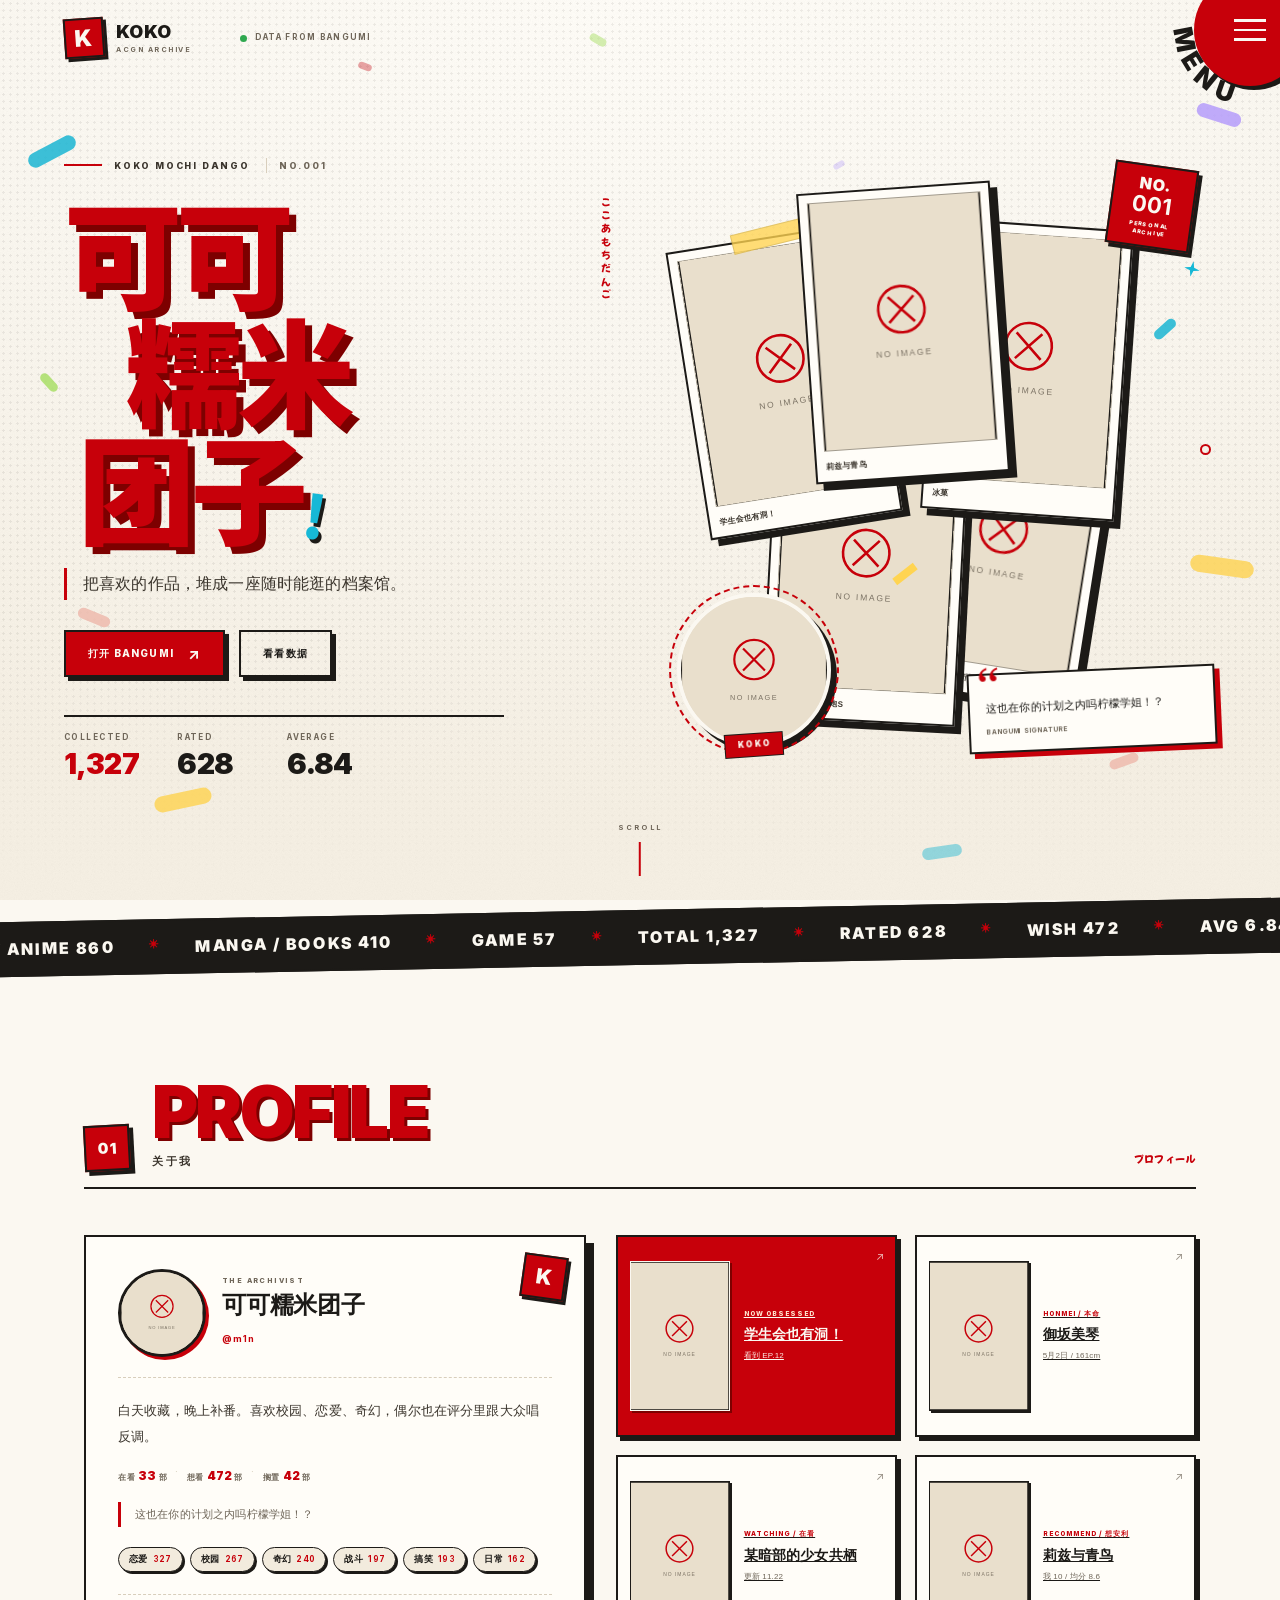
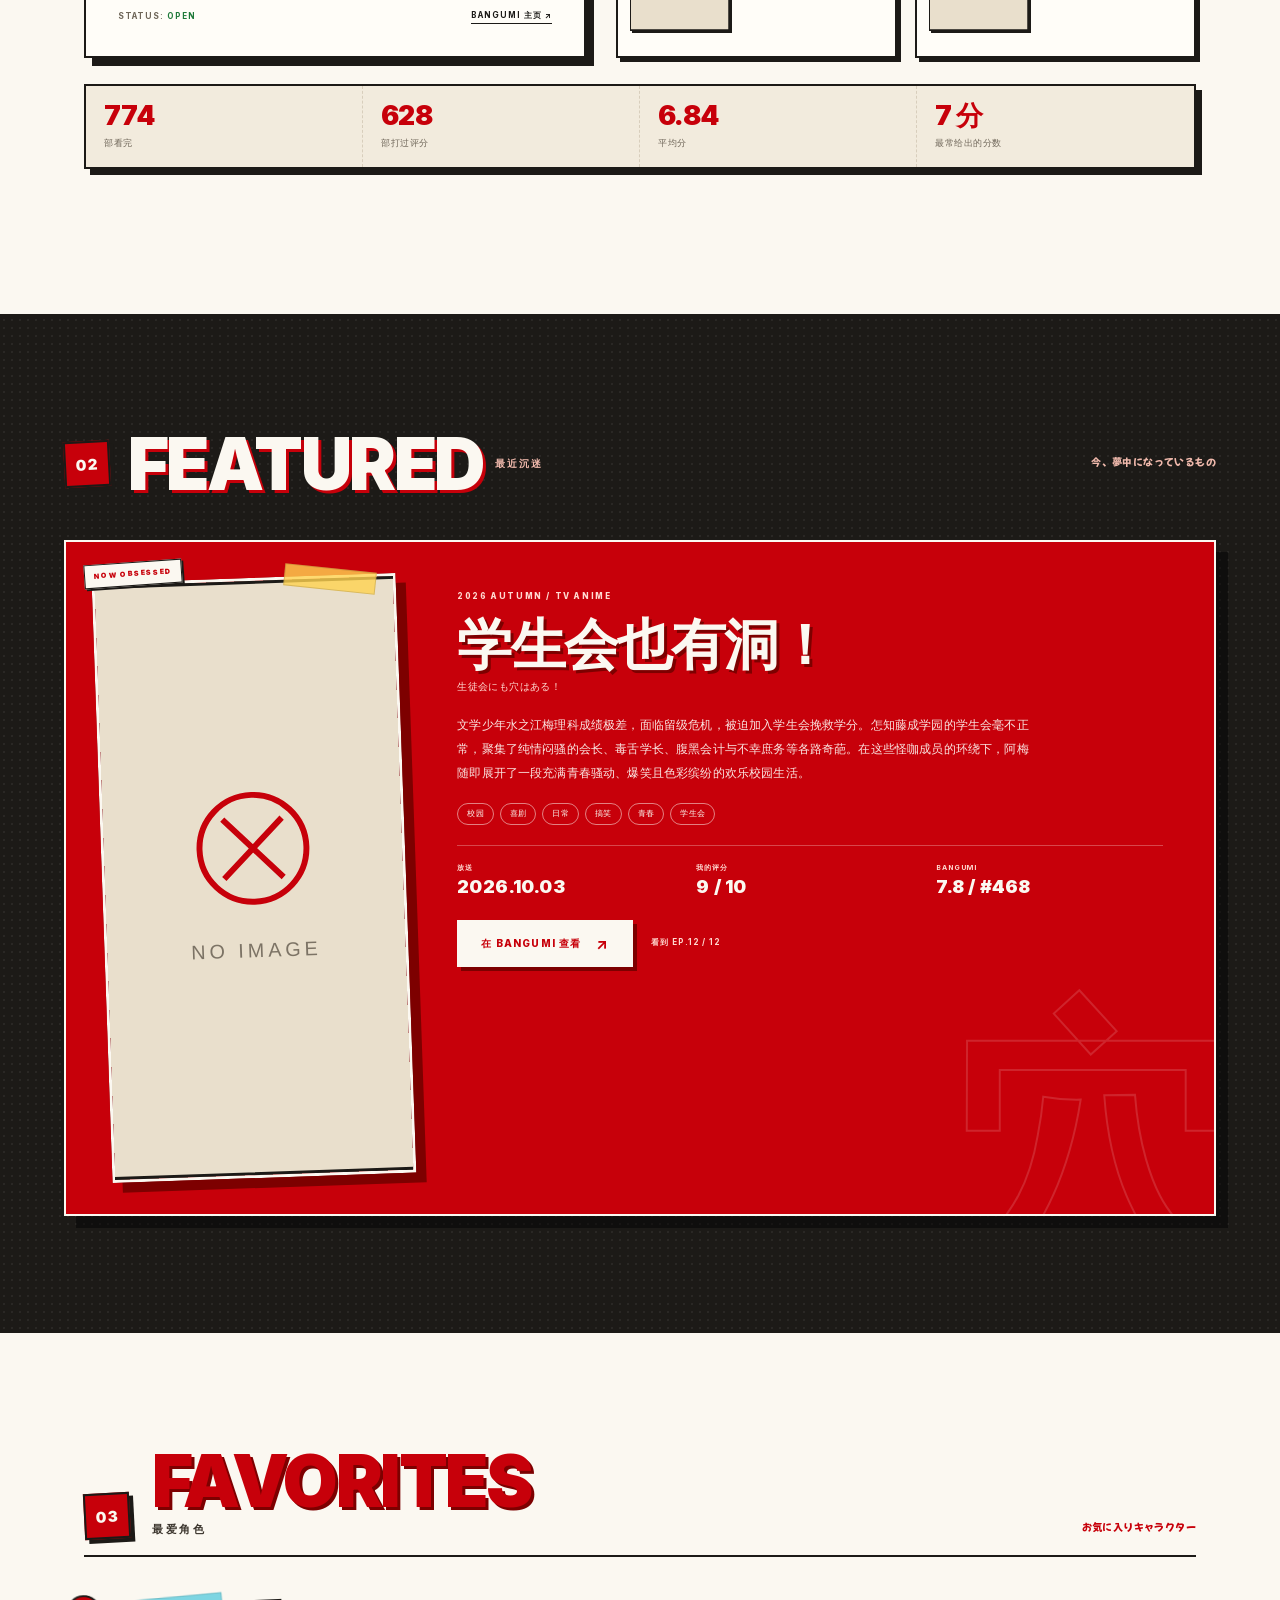
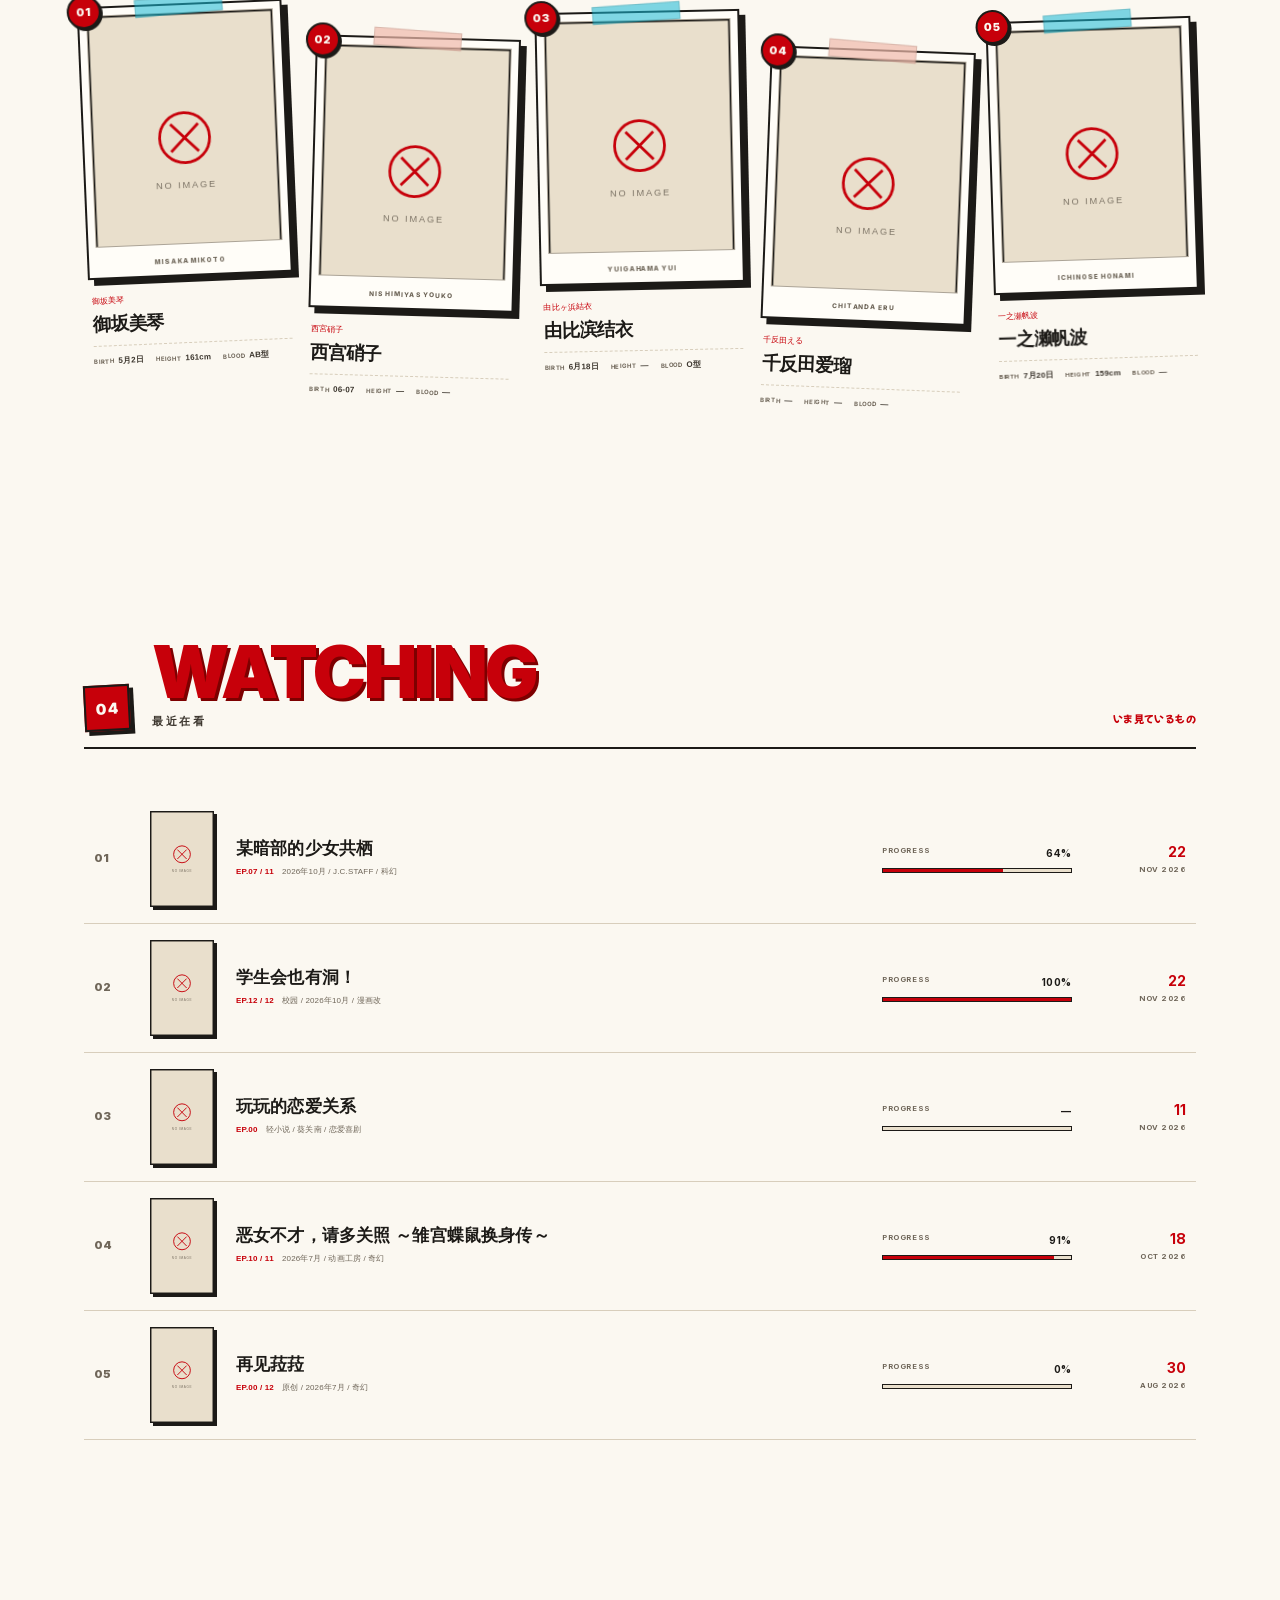
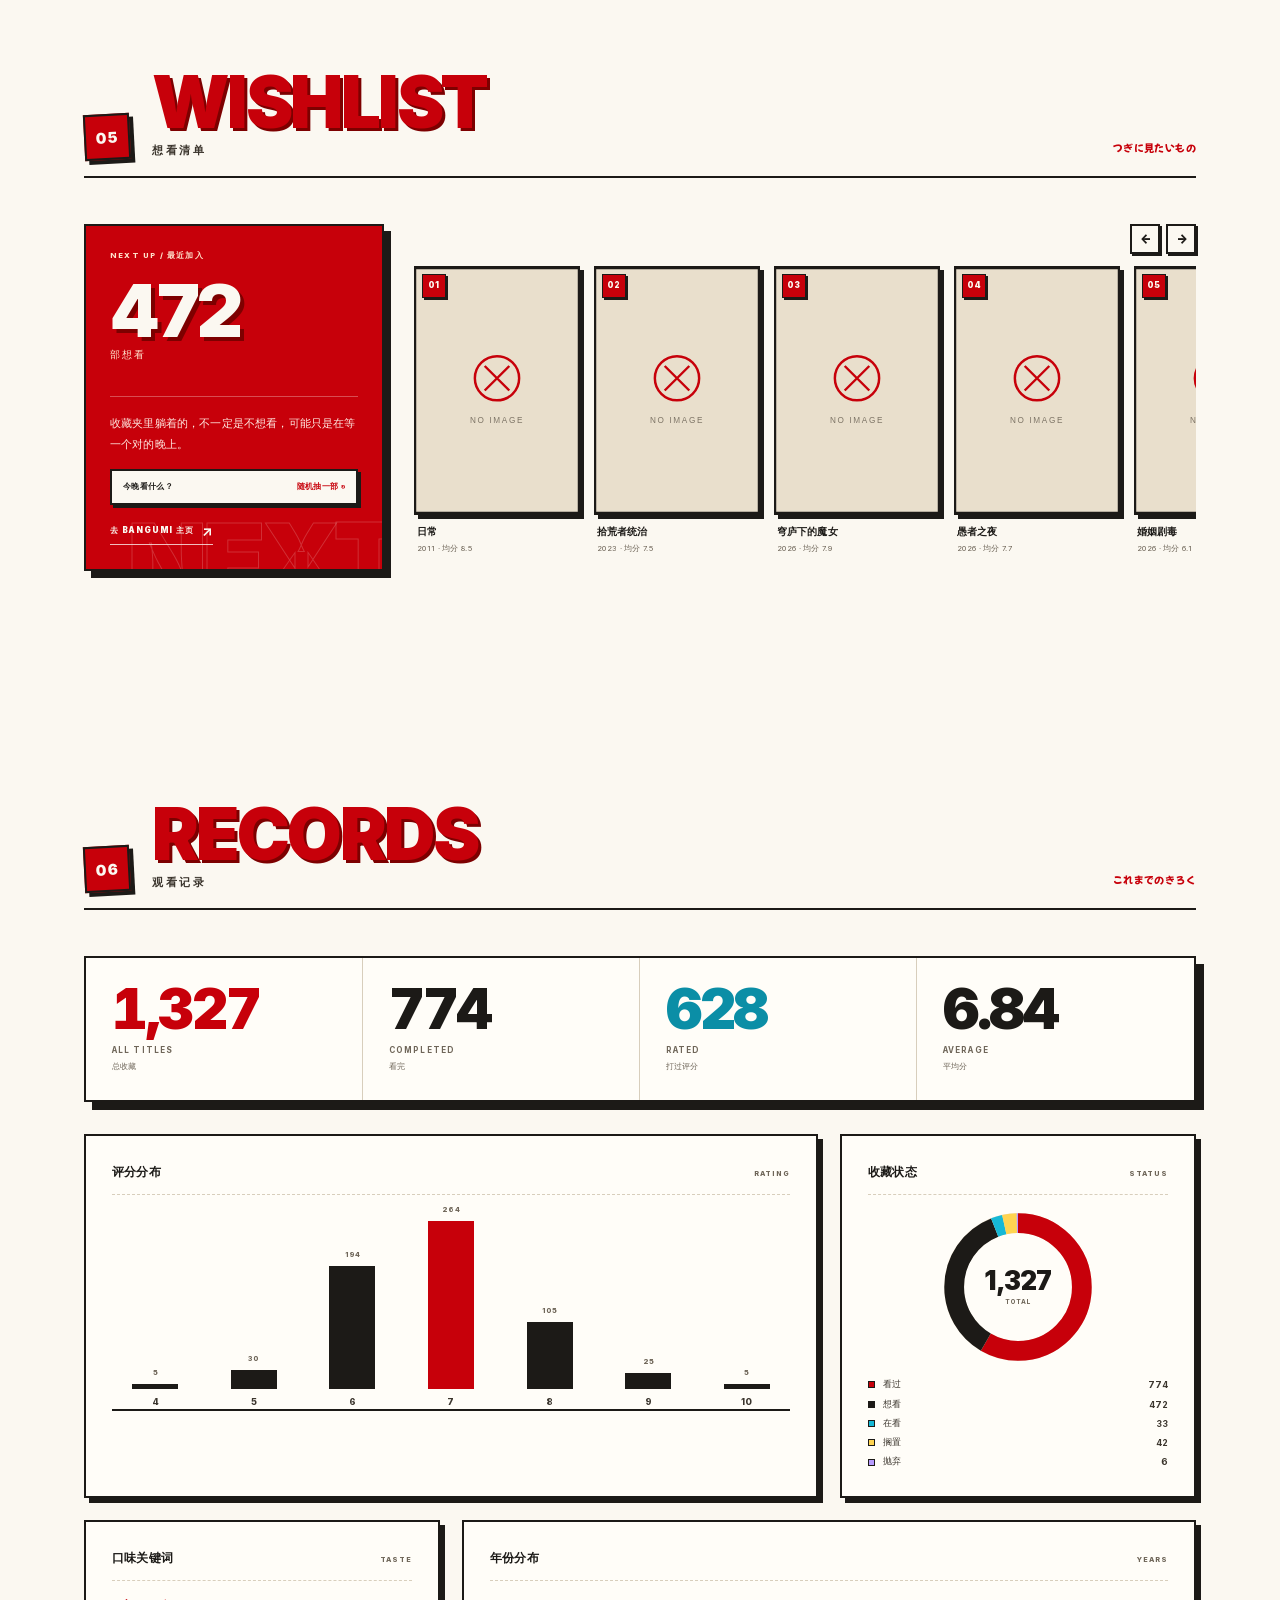
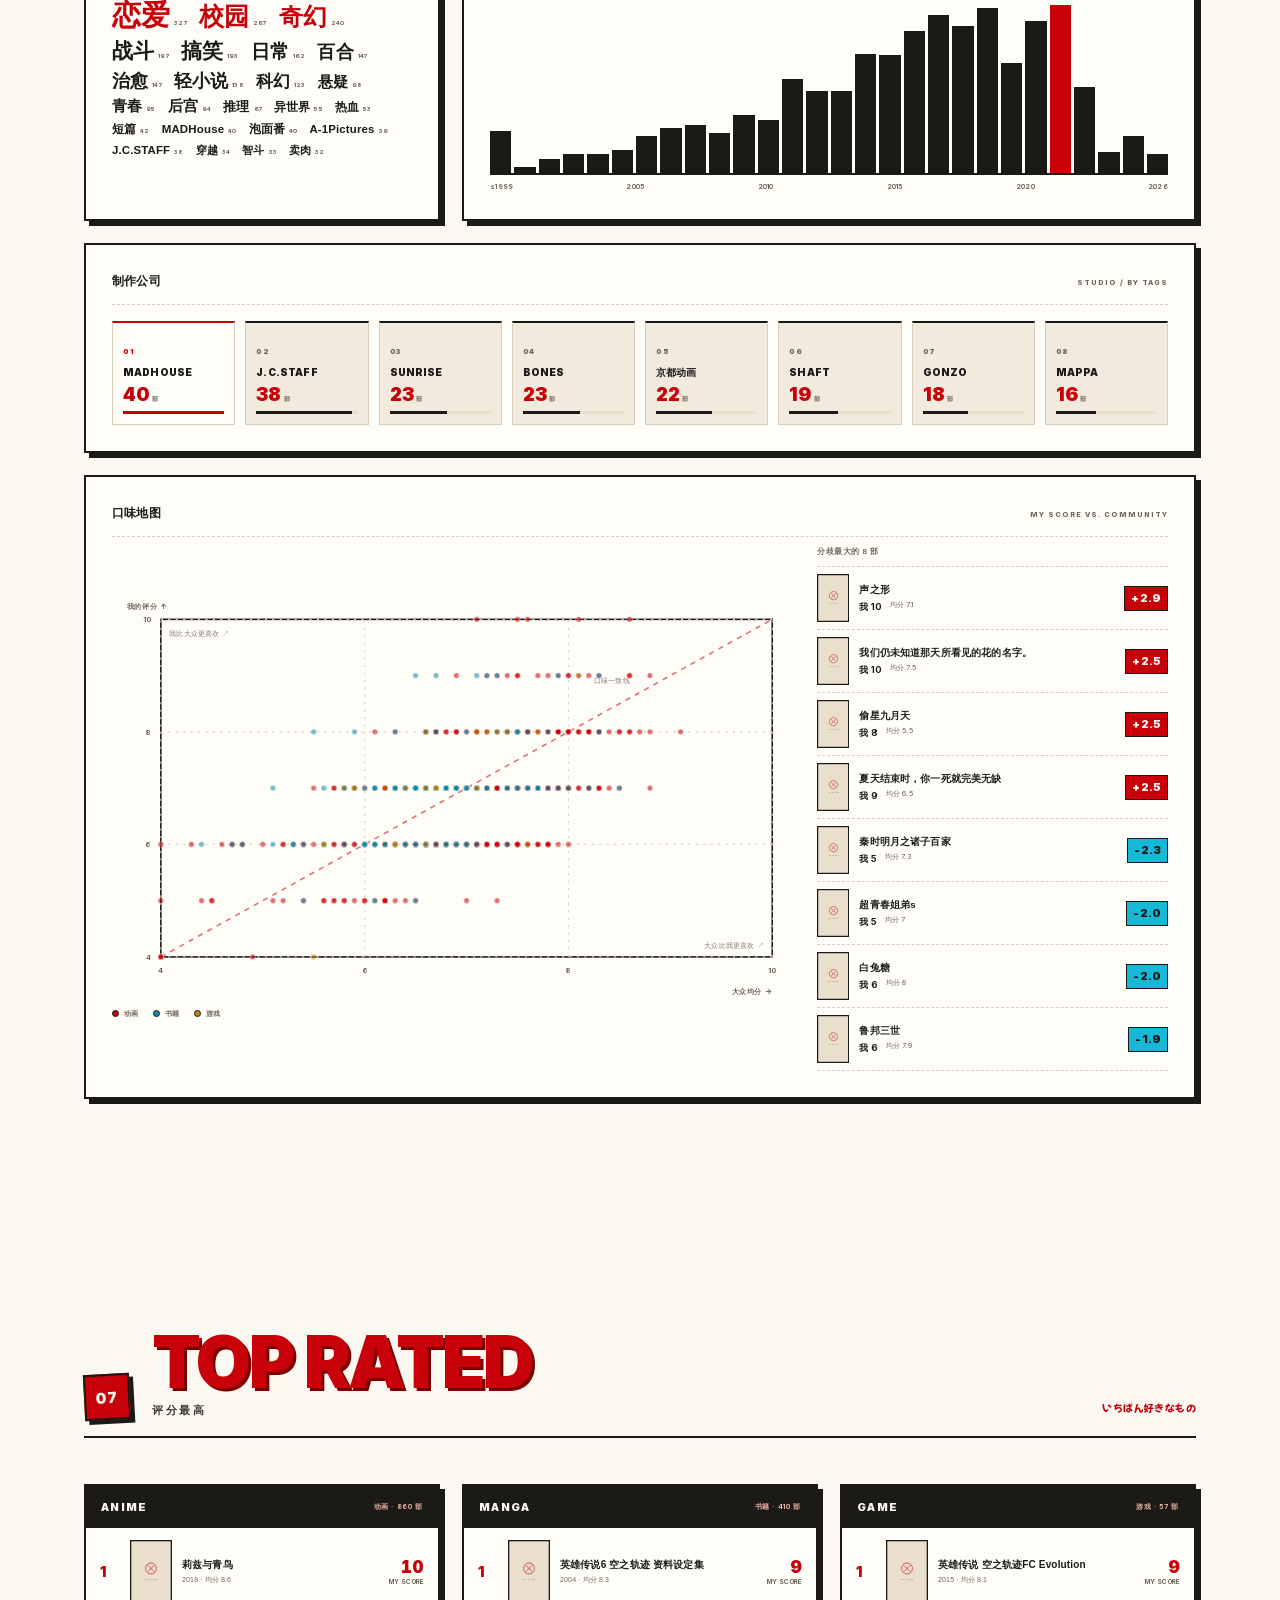
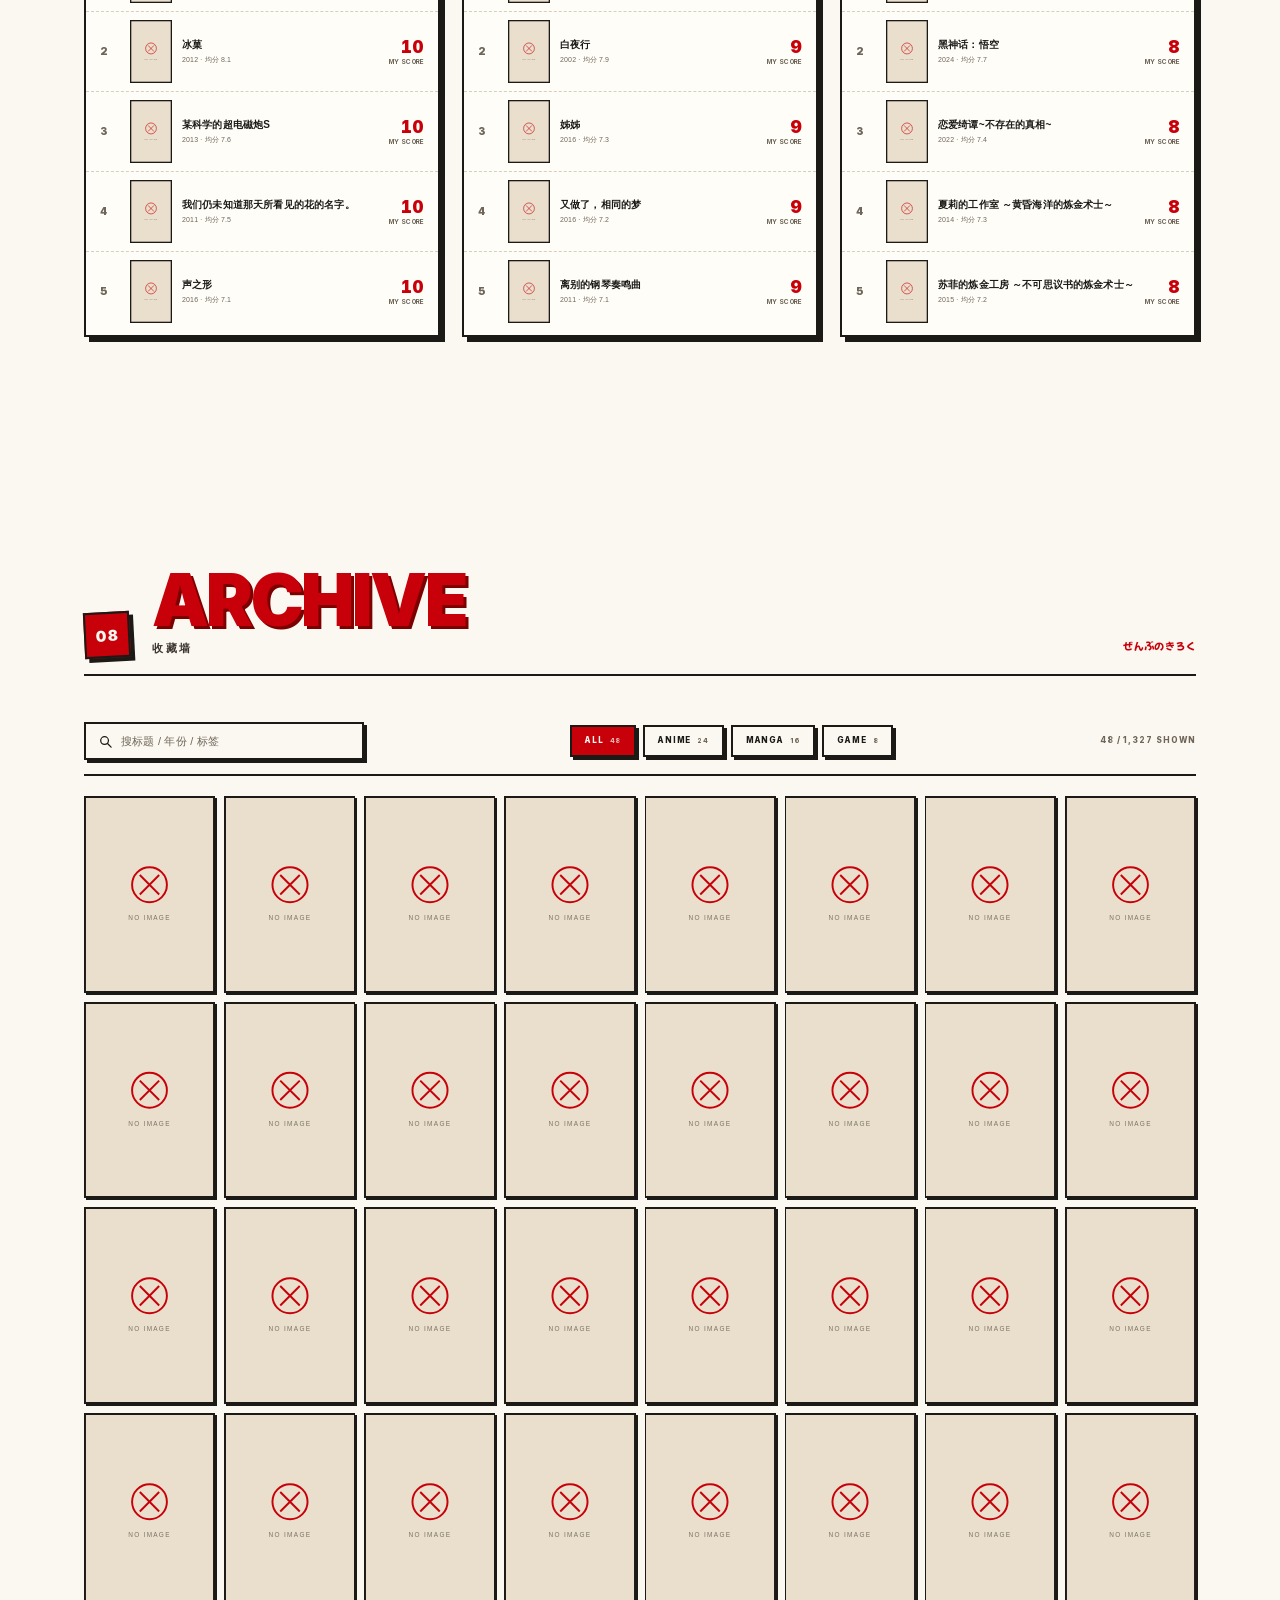
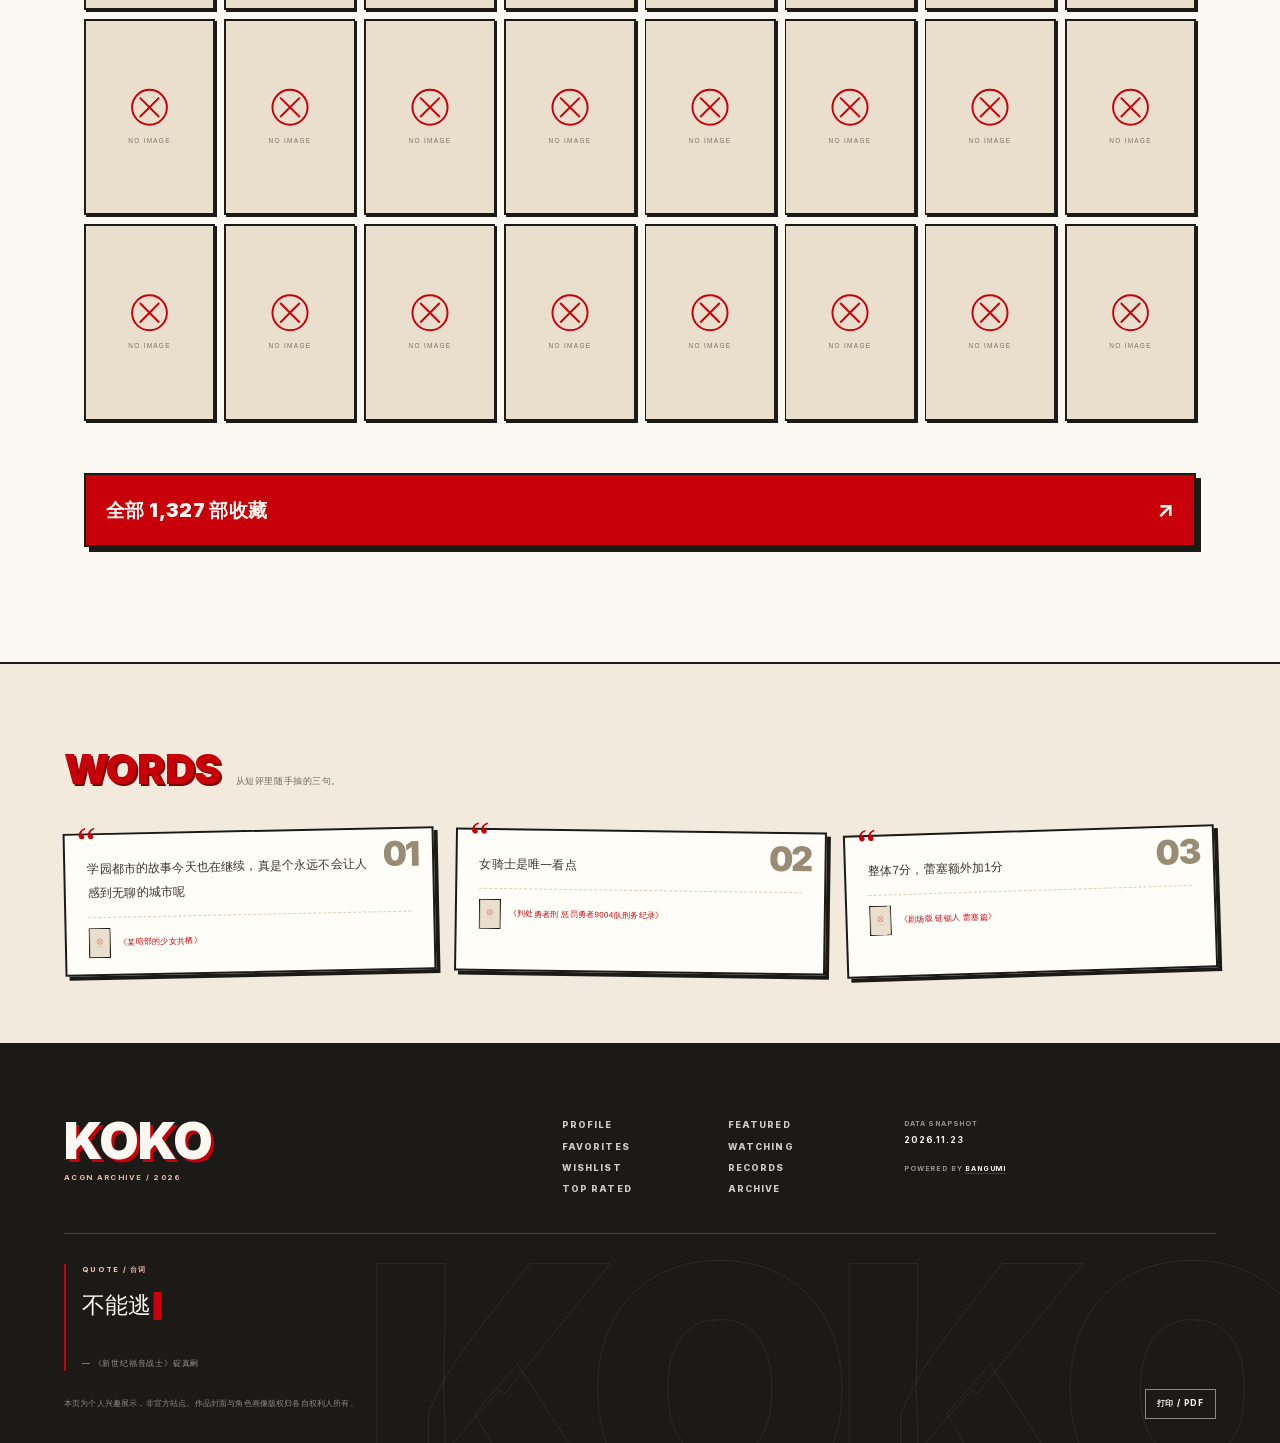
<file: index.html>
<!DOCTYPE html>
<html lang="zh-CN">
<head>
<meta charset="UTF-8">
<meta name="viewport" content="width=device-width, initial-scale=1.0">
<title>可可糯米团子 · ACGN Archive</title>
<meta name="description" content="可可糯米团子的 ACGN 档案馆 — 动画、漫画、游戏，以及认真喜欢过的证据。">
<meta name="theme-color" content="#c7000a">
<meta property="og:type" content="website">
<meta property="og:title" content="可可糯米团子 · ACGN Archive">
<meta property="og:description" content="动画、漫画、游戏，以及认真喜欢过的证据。">
<meta property="og:image" content="https://lain.bgm.tv/pic/user/l/000/64/53/645372_wx312.jpg">
<meta name="twitter:card" content="summary_large_image">
<link rel="preconnect" href="https://lain.bgm.tv">
<link rel="icon" href="data:image/svg+xml,%3Csvg xmlns='http://www.w3.org/2000/svg' viewBox='0 0 64 64'%3E%3Crect width='64' height='64' rx='14' fill='%23c7000a'/%3E%3Ctext x='32' y='45' font-family='Arial Black,Arial' font-size='38' font-weight='900' text-anchor='middle' fill='%23fbf8f1'%3EK%3C/text%3E%3C/svg%3E">
<link rel="manifest" href="site.webmanifest">
<link rel="apple-touch-icon" href="assets/apple-touch-icon.png">
<meta name="application-name" content="KOKO">
<meta name="apple-mobile-web-app-title" content="KOKO">
<link rel="stylesheet" href="style.css">
<script>document.documentElement.classList.add('js');</script>
</head>
<body>

<a class="skip" href="#main">跳到主要内容</a>
<div class="progress" id="progress" aria-hidden="true"></div>

<!-- 纸张 / 点阵 / 纸屑 -->
<div class="paper" aria-hidden="true"></div>
<div class="dots" aria-hidden="true"></div>
<div class="confetti" aria-hidden="true">
  <i></i><i></i><i></i><i></i><i></i><i></i><i></i><i></i><i></i><i></i><i></i><i></i>
</div>

<!-- ================= 顶栏 ================= -->
<header class="site-head">
  <a class="brand" href="#top" aria-label="可可糯米团子，回到顶部">
    <span class="brand-mark">K</span>
    <span class="brand-word"><strong>KOKO</strong><small>ACGN ARCHIVE</small></span>
  </a>
  <p class="head-status"><i aria-hidden="true"></i><span>DATA FROM BANGUMI</span></p>
</header>

<button class="menu-stamp" id="menu-button" type="button" aria-expanded="false" aria-controls="menu" aria-haspopup="dialog">
    <svg class="stamp-arc arc-menu" viewBox="0 0 190 190" aria-hidden="true">
      <defs><path id="stamp-menu-path" d="M95,20 A75,75 0 0 0 95,170"></path></defs>
      <text><textPath href="#stamp-menu-path" startOffset="72%" text-anchor="middle">MENU</textPath></text>
    </svg>
    <svg class="stamp-arc arc-close" viewBox="0 0 190 190" aria-hidden="true">
      <defs><path id="stamp-close-path" d="M95,20 A75,75 0 0 0 95,170"></path></defs>
      <text><textPath href="#stamp-close-path" startOffset="72%" text-anchor="middle">CLOSE</textPath></text>
    </svg>
    <span class="stamp-bars" aria-hidden="true"><i></i><i></i><i></i></span>
    <span class="sr-only">打开菜单</span>
  </button>

<!-- ================= 全屏菜单 ================= -->
<div class="menu" id="menu" role="dialog" aria-modal="true" aria-label="站点菜单" aria-hidden="true">
  <div class="menu-pattern" aria-hidden="true"></div>
  <div class="menu-bigword" aria-hidden="true">ARCHIVE</div>
  <div class="menu-inner">
    <div class="menu-layout">
      <div class="menu-left">
        <div class="menu-logo">
          <span class="menu-k" aria-hidden="true">K</span>
          <a class="menu-title" href="#top" aria-label="回到顶部">
            <span class="l1">可可</span>
            <span class="l2">糯米</span>
            <span class="l3">团子<em class="menu-mark" aria-hidden="true">!</em></span>
          </a>
        </div>
        <p class="menu-title-en">KOKO MOCHI DANGO</p>
        <div class="menu-social" aria-label="社交链接"></div>
      </div>

      <nav class="menu-list" aria-label="全站导航">
        <a class="menu-link" href="#profile"><span class="menu-no">01</span><span class="menu-en">PROFILE</span><span class="menu-jp" lang="ja">プロフィール</span></a>
        <a class="menu-link" href="#feature"><span class="menu-no">02</span><span class="menu-en">FEATURED</span><span class="menu-jp" lang="ja">今、夢中になっているもの</span></a>
        <a class="menu-link" href="#favorites"><span class="menu-no">03</span><span class="menu-en">FAVORITES</span><span class="menu-jp" lang="ja">お気に入りキャラクター</span></a>
        <a class="menu-link" href="#watching"><span class="menu-no">04</span><span class="menu-en">WATCHING</span><span class="menu-jp" lang="ja">いま見ているもの</span></a>
        <a class="menu-link" href="#wishlist"><span class="menu-no">05</span><span class="menu-en">WISHLIST</span><span class="menu-jp" lang="ja">つぎに見たいもの</span></a>
        <a class="menu-link" href="#records"><span class="menu-no">06</span><span class="menu-en">RECORDS</span><span class="menu-jp" lang="ja">これまでのきろく</span></a>
        <a class="menu-link" href="#top-rated"><span class="menu-no">07</span><span class="menu-en">TOP RATED</span><span class="menu-jp" lang="ja">いちばん好きなもの</span></a>
        <a class="menu-link" href="#archive"><span class="menu-no">08</span><span class="menu-en">ARCHIVE</span><span class="menu-jp" lang="ja">ぜんぶのきろく</span></a>
      </nav>
    </div>

  </div>
</div>

<!-- ================= 作品详情 ================= -->
<div class="detail" id="detail" role="dialog" aria-modal="true" aria-labelledby="detail-title" aria-hidden="true">
  <div class="detail-backdrop" data-detail-close></div>
  <div class="detail-card">
    <button type="button" class="detail-close" id="detail-close" aria-label="关闭详情">×</button>

    <div class="detail-media">
      <img id="detail-cover" alt="" width="360" height="540" loading="eager" decoding="async" referrerpolicy="no-referrer">
      <span class="detail-status" id="detail-status">—</span>
    </div>

    <div class="detail-body">
      <p class="detail-kicker" id="detail-kicker">—</p>
      <h2 id="detail-title">—</h2>
      <p class="detail-jp" id="detail-jp" lang="ja"></p>
      <ul class="detail-tags" id="detail-tags"></ul>

      <dl class="detail-meta">
        <div><dt>YEAR</dt><dd id="detail-year">—</dd></div>
        <div><dt>MY SCORE</dt><dd id="detail-rate">—</dd></div>
        <div><dt>COMMUNITY</dt><dd id="detail-score">—</dd></div>
        <div><dt>PROGRESS</dt><dd id="detail-progress">—</dd></div>
      </dl>

      <p class="detail-note" id="detail-note"></p>

      <div class="detail-actions">
        <a class="btn btn-red detail-link" id="detail-link" href="https://bgm.tv" target="_blank" rel="noopener noreferrer">
          <span>在 BANGUMI 查看</span><b aria-hidden="true">↗</b>
        </a>
        <button type="button" class="btn btn-line detail-copy" id="detail-copy">复制链接</button>
      </div>
    </div>
  </div>
</div>

<main id="main">

  <!-- ================= HERO ================= -->
  <section class="hero" id="top">
    <div class="hero-copy">
      <p class="kicker">
        <span class="kicker-line" aria-hidden="true"></span>
        <span id="kicker">KOKO MOCHI DANGO</span>
        <span class="kicker-index">NO.001</span>
      </p>
      <div class="hero-title-wrap">
        <h1 class="hero-title" aria-label="可可糯米团子">
          <span class="line l1"><span>可可</span></span>
          <span class="line l2"><span>糯米</span></span>
          <span class="line l3"><span>团子</span><em aria-hidden="true">!</em></span>
        </h1>
        <span class="hero-furigana" lang="ja" aria-hidden="true">ここあもちだんご</span>
      </div>
      <p class="hero-tagline" id="tagline"></p>
      <div class="hero-actions">
        <a class="btn btn-red" href="https://bgm.tv/user/m1n" target="_blank" rel="noopener noreferrer"><span>打开 BANGUMI</span><b aria-hidden="true">↗</b></a>
        <a class="btn btn-line" href="#records">看看数据</a>
      </div>
      <dl class="hero-stats" id="hero-stats">
        <div><dt>COLLECTED</dt><dd>1,327</dd></div>
        <div><dt>RATED</dt><dd>627</dd></div>
        <div><dt>AVERAGE</dt><dd>6.84</dd></div>
      </dl>
    </div>

    <div class="hero-art">
      <div class="cover-stack" id="hero-stack" aria-hidden="true">
        <div class="stack-card"><img src="https://lain.bgm.tv/r/400/pic/cover/l/17/c7/554779_oPitO.jpg" alt="" loading="eager" fetchpriority="high" decoding="async" referrerpolicy="no-referrer"><span class="stack-title">学生会也有洞！</span></div>
        <div class="stack-card"><img src="https://lain.bgm.tv/r/400/pic/cover/l/1d/35/216371_5926R.jpg" alt="" loading="eager" decoding="async" referrerpolicy="no-referrer"><span class="stack-title">莉兹与青鸟</span></div>
        <div class="stack-card"><img src="https://lain.bgm.tv/r/400/pic/cover/l/cd/38/27364_1ZFmr.jpg" alt="" loading="lazy" decoding="async" referrerpolicy="no-referrer"><span class="stack-title">冰菓</span></div>
        <div class="stack-card"><img src="https://lain.bgm.tv/r/400/pic/cover/l/99/8c/51928_wuG5D.jpg" alt="" loading="lazy" decoding="async" referrerpolicy="no-referrer"><span class="stack-title">某科学的超电磁炮S</span></div>
        <div class="stack-card"><img src="https://lain.bgm.tv/r/400/pic/cover/l/6c/e8/10440_8HP6O.jpg" alt="" loading="lazy" decoding="async" referrerpolicy="no-referrer"><span class="stack-title">我们仍未知道那天所看见的花的名字。</span></div>
      </div>
      <div class="avatar-sticker">
        <img id="avatar" alt="可可糯米团子的头像" width="160" height="160" decoding="async" fetchpriority="high">
        <span class="avatar-ring" aria-hidden="true"></span>
        <span class="avatar-label">KOKO</span>
      </div>
      <div class="stamp-no" aria-hidden="true">NO.<b>001</b><small>PERSONAL<br>ARCHIVE</small></div>
      <div class="quote-note">
        <span class="quote-mark" aria-hidden="true">“</span>
        <p id="hero-quote"></p>
        <small id="hero-quote-from"></small>
      </div>
      <span class="art-spark s1" aria-hidden="true"></span>
      <span class="art-spark s2" aria-hidden="true"></span>
      <span class="art-spark s3" aria-hidden="true"></span>
    </div>

    <a class="scroll-cue" href="#profile"><span>SCROLL</span><i aria-hidden="true"></i></a>
  </section>

  <!-- ================= TICKER ================= -->
  <div class="ticker" aria-hidden="true">
    <div class="ticker-track" id="ticker-track"></div>
  </div>

  <!-- ================= PROFILE ================= -->
  <section class="section" id="profile">
    <header class="sec-head reveal">
      <span class="sec-no">01</span>
      <div class="sec-title"><p class="sec-en">PROFILE</p><h2>关于我</h2></div>
      <p class="sec-jp" lang="ja">プロフィール</p>
    </header>

    <div class="profile-grid">
      <article class="profile-card reveal">
        <div class="profile-top">
          <div class="profile-avatar"><img id="profile-avatar" alt="" width="96" height="96" loading="lazy"></div>
          <div class="profile-id">
            <p class="micro">THE ARCHIVIST</p>
            <h3 id="profile-name">—</h3>
            <a id="profile-handle" href="https://bgm.tv/user/m1n" target="_blank" rel="noopener noreferrer">@m1n</a>
          </div>
          <span class="profile-seal" aria-hidden="true">K</span>
        </div>
        <p class="profile-intro" id="profile-intro"></p>
        <p class="profile-now" id="profile-now"></p>
        <blockquote class="profile-quote" id="profile-quote"></blockquote>
        <div class="tag-row" id="profile-tags"></div>
        <div class="profile-foot">
          <span>STATUS: <b>OPEN</b></span>
          <a href="https://bgm.tv/user/m1n" target="_blank" rel="noopener noreferrer">BANGUMI 主页 ↗</a>
        </div>
      </article>

      <div class="now-grid" id="now-grid"></div>
    </div>

    <div class="fact-strip" id="fact-strip"></div>
  </section>

  <!-- ================= FEATURED ================= -->
  <section class="feature" id="feature">
    <div class="feature-head reveal">
      <span class="sec-no">02</span>
      <p class="sec-en">FEATURED</p>
      <p class="feature-zh">最近沉迷</p>
      <p class="sec-jp" lang="ja">今、夢中になっているもの</p>
    </div>

    <div class="feature-card reveal">
      <div class="feature-media">
        <span class="feature-label">NOW OBSESSED</span>
        <img id="feature-cover" alt="" width="420" height="600" loading="lazy">
        <span class="feature-tape" aria-hidden="true"></span>
      </div>
      <div class="feature-body">
        <p class="feature-kicker" id="feature-kicker">2026 AUTUMN / TV ANIME</p>
        <h2 id="feature-title">—</h2>
        <p class="feature-jp" id="feature-jp" lang="ja">—</p>
        <p class="feature-summary" id="feature-summary"></p>
        <ul class="feature-tags" id="feature-tags"></ul>
        <dl class="feature-meta" id="feature-meta"></dl>
        <div class="feature-actions">
          <a class="btn btn-paper" id="feature-link" href="https://bgm.tv/subject/554779" target="_blank" rel="noopener noreferrer"><span>在 BANGUMI 查看</span><b aria-hidden="true">↗</b></a>
          <span class="feature-ep" id="feature-ep"></span>
        </div>
      </div>
      <span class="feature-watermark" aria-hidden="true">穴</span>
    </div>
  </section>

  <!-- ================= FAVORITES ================= -->
  <section class="section" id="favorites">
    <header class="sec-head reveal">
      <span class="sec-no">03</span>
      <div class="sec-title"><p class="sec-en">FAVORITES</p><h2>最爱角色</h2></div>
      <p class="sec-jp" lang="ja">お気に入りキャラクター</p>
    </header>

    <div class="char-grid" id="char-grid"></div>
  </section>

  <!-- ================= WATCHING ================= -->
  <section class="section" id="watching">
    <header class="sec-head reveal">
      <span class="sec-no">04</span>
      <div class="sec-title"><p class="sec-en">WATCHING</p><h2>最近在看</h2></div>
      <p class="sec-jp" lang="ja">いま見ているもの</p>
    </header>

    <div class="watch-board" id="watch-board"></div>
  </section>

  <!-- ================= WISHLIST ================= -->
  <section class="section" id="wishlist">
    <header class="sec-head reveal">
      <span class="sec-no">05</span>
      <div class="sec-title"><p class="sec-en">WISHLIST</p><h2>想看清单</h2></div>
      <p class="sec-jp" lang="ja">つぎに見たいもの</p>
    </header>

    <div class="wish-layout reveal">
      <aside class="wish-lead">
        <p class="wish-kicker">NEXT UP / 最近加入</p>
        <strong id="wish-total">—</strong>
        <span class="wish-unit">部想看</span>
        <p class="wish-note" id="wish-note"></p>
        <button type="button" class="wish-random" id="wish-random" aria-label="从想看清单随机抽一部">
          <span>今晚看什么？</span><b>随机抽一部 ↻</b>
        </button>
        <a class="wish-link" href="https://bgm.tv/user/m1n" target="_blank" rel="noopener noreferrer">去 BANGUMI 主页 <b aria-hidden="true">↗</b></a>
      </aside>

      <div class="wish-shelf">
        <div class="wish-grid" id="wish-grid" tabindex="0" aria-label="最近加入想看的作品"></div>
        <div class="wish-arrows">
          <button type="button" class="shelf-btn" data-dir="-1" aria-label="向前看">←</button>
          <button type="button" class="shelf-btn" data-dir="1" aria-label="向后看">→</button>
        </div>
      </div>
    </div>
  </section>

  <!-- ================= RECORDS ================= -->
  <section class="section" id="records">
    <header class="sec-head reveal">
      <span class="sec-no">06</span>
      <div class="sec-title"><p class="sec-en">RECORDS</p><h2>观看记录</h2></div>
      <p class="sec-jp" lang="ja">これまでのきろく</p>
    </header>

    <div class="number-row" id="number-row"></div>

    <div class="record-grid">
      <article class="panel panel-rating reveal">
        <div class="panel-head"><h3>评分分布</h3><span>RATING</span></div>
        <div class="rating-chart" id="rating-chart"></div>
      </article>

      <article class="panel panel-status reveal">
        <div class="panel-head"><h3>收藏状态</h3><span>STATUS</span></div>
        <div class="status-wrap" id="status-donut"></div>
      </article>

      <article class="panel panel-tags reveal">
        <div class="panel-head"><h3>口味关键词</h3><span>TASTE</span></div>
        <div class="tag-cloud" id="tag-cloud"></div>
      </article>

      <article class="panel panel-year reveal">
        <div class="panel-head"><h3>年份分布</h3><span>YEARS</span></div>
        <div class="year-chart" id="year-chart"></div>
      </article>

      <article class="panel panel-studio reveal">
        <div class="panel-head"><h3>制作公司</h3><span>STUDIO / BY TAGS</span></div>
        <div class="studio-grid" id="studio-grid"></div>
      </article>

      <article class="panel panel-diff reveal">
        <div class="panel-head"><h3>口味地图</h3><span>MY SCORE VS. COMMUNITY</span></div>
        <div class="taste-grid">
          <div class="taste-scatter" id="taste-scatter"></div>
          <div class="taste-side">
            <p class="taste-caption">分歧最大的 8 部</p>
            <div class="diff-list" id="deviation-list"></div>
          </div>
        </div>
      </article>
    </div>
  </section>

  <!-- ================= TOP RATED ================= -->
  <section class="section" id="top-rated">
    <header class="sec-head reveal">
      <span class="sec-no">07</span>
      <div class="sec-title"><p class="sec-en">TOP RATED</p><h2>评分最高</h2></div>
      <p class="sec-jp" lang="ja">いちばん好きなもの</p>
    </header>

    <div class="top-grid" id="top-grid"></div>
  </section>

  <!-- ================= ARCHIVE ================= -->
  <section class="section archive" id="archive">
    <header class="sec-head reveal">
      <span class="sec-no">08</span>
      <div class="sec-title"><p class="sec-en">ARCHIVE</p><h2>收藏墙</h2></div>
      <p class="sec-jp" lang="ja">ぜんぶのきろく</p>
    </header>

    <div class="archive-bar reveal">
      <div class="archive-search" role="search">
        <svg viewBox="0 0 24 24" aria-hidden="true"><circle cx="10.5" cy="10.5" r="6.2"></circle><path d="M15.2 15.2 21 21"></path></svg>
        <label class="sr-only" for="archive-search">在收藏里搜索</label>
        <input id="archive-search" type="search" placeholder="搜标题 / 年份 / 标签" autocomplete="off" spellcheck="false" aria-controls="archive-grid">
        <button type="button" class="search-clear" id="archive-clear" aria-label="清空搜索" hidden>×</button>
      </div>

      <div class="filters" id="archive-filters" role="group" aria-label="按类型筛选收藏">
        <button type="button" class="filter is-on" data-filter="all" aria-pressed="true">ALL <span>48</span></button>
        <button type="button" class="filter" data-filter="2" aria-pressed="false">ANIME <span>—</span></button>
        <button type="button" class="filter" data-filter="1" aria-pressed="false">MANGA <span>—</span></button>
        <button type="button" class="filter" data-filter="4" aria-pressed="false">GAME <span>—</span></button>
      </div>
      <p class="archive-count" id="archive-count" aria-live="polite">— / —</p>
    </div>

    <div class="archive-grid" id="archive-grid"></div>
    <p class="archive-empty" id="archive-empty" role="status" hidden></p>
    <div class="archive-load-wrap">
      <button type="button" class="archive-load" id="archive-load" aria-controls="archive-grid" hidden>
        显示更多 <span id="archive-load-count"></span>
      </button>
    </div>

    <a class="archive-more reveal" href="https://bgm.tv/user/m1n" target="_blank" rel="noopener noreferrer">
      <span>去 BANGUMI 主页</span><b aria-hidden="true">↗</b>
    </a>
  </section>

  <!-- ================= WORDS ================= -->
  <section class="words" id="words">
    <div class="words-head">
      <h2>WORDS</h2>
      <p>从短评里随手抽的三句。</p>
    </div>
    <div class="word-grid" id="word-grid"></div>
  </section>

</main>

<!-- ================= FOOTER ================= -->
<footer class="footer">
  <div class="footer-big" aria-hidden="true">KOKO</div>
  <div class="footer-inner">
    <div class="footer-brand">
      <p>KOKO</p>
      <span>ACGN ARCHIVE / 2026</span>
    </div>
    <nav class="footer-nav" aria-label="页脚导航">
      <a href="#profile">PROFILE</a>
      <a href="#feature">FEATURED</a>
      <a href="#favorites">FAVORITES</a>
      <a href="#watching">WATCHING</a>
      <a href="#wishlist">WISHLIST</a>
      <a href="#records">RECORDS</a>
      <a href="#top-rated">TOP RATED</a>
      <a href="#archive">ARCHIVE</a>
    </nav>
    <div class="footer-meta">
      <p title="最后一次抓取 Bangumi 数据的时间；收藏更新后需要重新运行 scripts/fetch_bgm.py">DATA SNAPSHOT<br><b id="snapshot-date">—</b></p>
      <p>POWERED BY <a href="https://bgm.tv" target="_blank" rel="noopener noreferrer">BANGUMI</a></p>
    </div>
  </div>
  <div class="footer-quote" id="footer-quote">
    <p class="footer-quote-label">QUOTE / 台词</p>
    <p class="footer-quote-text"><span id="quote-text"></span><span class="quote-cursor" aria-hidden="true">▌</span></p>
    <p class="footer-quote-from" id="quote-from"></p>
    <p class="sr-only" id="quote-sr" aria-live="polite"></p>
  </div>
  <div class="footer-bottom">
    <p>本页为个人兴趣展示，非官方站点。作品封面与角色画像版权归各自权利人所有。</p>
    <div class="footer-actions">
      <button type="button" class="print-link" id="print-page">打印 / PDF</button>
    </div>
  </div>
</footer>

<a class="to-top-fab" id="to-top" href="#top" aria-label="回到顶部">↑</a>

<noscript><p class="noscript">这个页面需要 JavaScript 来读取 Bangumi 数据。</p></noscript>

<script src="content.js"></script>
<script src="app.js"></script>
</body>
</html>
</file>
<file: style.css>
/* ============================================================
   KOKO / ACGN ARCHIVE
   A paper-zine take on an anime official site.
   Palette, type, stickers, stamp menu, dot grid.
   ============================================================ */

*, *::before, *::after { box-sizing: border-box; }

@font-face {
  font-family: "KOKO Inter";
  src: url("assets/fonts/inter-subset.woff2") format("woff2");
  font-weight: 100 900;
  font-style: normal;
  font-display: swap;
}
@font-face {
  font-family: "KOKO Pop";
  src: url("assets/fonts/mochiy-subset-2.woff2") format("woff2");
  font-weight: 400;
  font-style: normal;
  font-display: swap;
}
@font-face {
  font-family: "KOKO Display";
  src: url("assets/fonts/noto-display.woff2") format("woff2");
  font-weight: 900;
  font-style: normal;
  font-display: swap;
}

:root {
  --paper: #fbf8f1;
  --paper-2: #f2ebdd;
  --paper-3: #e9dfcc;
  --ink: #1c1a17;
  --ink-soft: #3b352d;
  --muted: #6f6659;
  --line: #d8cebc;
  --red: #c7000a;
  --red-deep: #7d0000;
  --red-soft: #f1d5cf;
  --cyan: #16b8d6;
  --pink: #f0b9ac;
  --yellow: #ffd451;
  --green: #a8e063;
  --violet: #b79cff;
  --white: #fffdf8;

  --wrap: 1240px;
  --pad: clamp(20px, 5vw, 64px);
  --r: 4px;

  --font-sans: "PingFang SC", "Hiragino Sans GB", "Microsoft YaHei", "Noto Sans SC", sans-serif;
  --font-en: "KOKO Inter", "Helvetica Neue", Arial, sans-serif;
  --font-jp: "KOKO Pop", "Hiragino Sans", "Yu Gothic", sans-serif;
  --font-jp-text: "Hiragino Sans", "Yu Gothic", "Noto Sans JP", "PingFang SC", sans-serif;
  --font-display: "KOKO Display", "PingFang SC", "Hiragino Sans GB", "Microsoft YaHei", sans-serif;

  --shadow: 8px 8px 0 var(--ink);
  --shadow-sm: 4px 4px 0 var(--ink);
  --shadow-red: 5px 5px 0 var(--red-deep);
}

::selection { background: var(--red); color: var(--paper); }

html {
  scroll-behavior: smooth;
  -webkit-text-size-adjust: 100%;
  overflow-x: hidden;
  overflow-x: clip;
}

body {
  margin: 0;
  min-height: 100vh;
  background: var(--paper);
  color: var(--ink);
  font-family: var(--font-sans);
  font-size: 16px;
  line-height: 1.7;
  letter-spacing: .01em;
  -webkit-font-smoothing: antialiased;
  overflow-x: hidden;
}

body.menu-open { overflow: hidden; }
body.menu-open .progress { opacity: 0; }

img { display: block; max-width: 100%; }
a { color: inherit; }
button { font: inherit; color: inherit; }
h1, h2, h3, h4, p, dl, dd, blockquote { margin: 0; }
ul { margin: 0; padding: 0; list-style: none; }

.sr-only {
  position: absolute !important;
  width: 1px; height: 1px;
  padding: 0; margin: -1px;
  overflow: hidden; clip: rect(0 0 0 0);
  white-space: nowrap; border: 0;
}

.skip {
  position: fixed;
  top: -100px; left: 16px;
  z-index: 2000;
  padding: 10px 18px;
  background: var(--ink);
  color: var(--paper);
  font-size: 12px;
  text-decoration: none;
  border: 2px solid var(--paper);
  transition: top .2s;
}
.skip:focus { top: 16px; }

:focus-visible {
  outline: 3px solid var(--yellow);
  outline-offset: 2px;
  box-shadow: 0 0 0 6px var(--ink);
}

/* ============================================================
   Background: paper, dots, confetti
   ============================================================ */
.paper {
  position: fixed;
  inset: 0;
  z-index: -3;
  pointer-events: none;
  background:
    radial-gradient(120% 90% at 50% 0%, #fffdf8 0%, var(--paper) 45%, #f6f0e4 100%);
}

.paper::after {
  content: "";
  position: absolute;
  inset: 0;
  opacity: .16;
  background-image: url("data:image/svg+xml,%3Csvg xmlns='http://www.w3.org/2000/svg' width='180' height='180'%3E%3Cfilter id='n'%3E%3CfeTurbulence type='fractalNoise' baseFrequency='.9' numOctaves='2' stitchTiles='stitch'/%3E%3CfeColorMatrix type='saturate' values='0'/%3E%3C/filter%3E%3Crect width='180' height='180' filter='url(%23n)' opacity='.45'/%3E%3C/svg%3E");
  mix-blend-mode: multiply;
}

.dots {
  position: fixed;
  inset: 0;
  z-index: -2;
  pointer-events: none;
  background-image: radial-gradient(rgba(28, 26, 23, .16) 1px, transparent 1.2px);
  background-size: 7px 7px;
  opacity: .42;
  -webkit-mask-image: linear-gradient(180deg, #000 0%, #000 70%, transparent 100%);
  mask-image: linear-gradient(180deg, #000 0%, #000 70%, transparent 100%);
}

.confetti {
  position: fixed;
  inset: 0;
  z-index: -1;
  pointer-events: none;
  overflow: hidden;
}
.confetti i {
  position: absolute;
  display: block;
  width: 42px;
  height: 13px;
  border-radius: 999px;
  opacity: .85;
  filter: saturate(.95);
  animation: drift 11s ease-in-out infinite alternate;
}
.confetti i:nth-child(1)  { left: 2%;  top: 16%; width: 52px; height: 15px; background: var(--cyan);   transform: rotate(-28deg); animation-delay: -1s; }
.confetti i:nth-child(2)  { left: 6%;  top: 68%; width: 34px; height: 11px; background: var(--pink);   transform: rotate(22deg);  animation-delay: -4s; }
.confetti i:nth-child(3)  { left: 12%; top: 88%; width: 58px; height: 16px; background: var(--yellow); transform: rotate(-12deg); animation-delay: -2s; }
.confetti i:nth-child(4)  { left: 3%;  top: 42%; width: 22px; height: 9px;  background: var(--green);  transform: rotate(48deg);  animation-delay: -6s; }
.confetti i:nth-child(5)  { right: 3%; top: 12%; width: 46px; height: 14px; background: var(--violet); transform: rotate(18deg);  animation-delay: -3s; }
.confetti i:nth-child(6)  { right: 8%; top: 36%; width: 26px; height: 10px; background: var(--cyan);   transform: rotate(-42deg); animation-delay: -7s; }
.confetti i:nth-child(7)  { right: 2%; top: 62%; width: 64px; height: 17px; background: var(--yellow); transform: rotate(8deg);   animation-delay: -5s; }
.confetti i:nth-child(8)  { right: 11%; top: 84%; width: 30px; height: 10px; background: var(--pink);  transform: rotate(-20deg); animation-delay: -9s; }
.confetti i:nth-child(9)  { left: 46%; top: 4%; width: 18px; height: 8px;  background: var(--green);  transform: rotate(30deg);  opacity: .5; animation-delay: -8s; }
.confetti i:nth-child(10) { left: 72%; top: 94%; width: 40px; height: 12px; background: var(--cyan);  transform: rotate(-8deg);  opacity: .45; animation-delay: -10s; }
.confetti i:nth-child(11) { left: 28%; top: 7%; width: 14px; height: 7px;  background: var(--red);   transform: rotate(20deg);  opacity: .35; animation-delay: -4s; }
.confetti i:nth-child(12) { right: 34%; top: 18%; width: 12px; height: 6px; background: var(--violet); transform: rotate(-30deg); opacity: .35; animation-delay: -6s; }

@keyframes drift {
  from { translate: 0 0; }
  to   { translate: 10px 26px; }
}

/* ============================================================
   Top bar
   ============================================================ */
.progress {
  position: fixed;
  transition: opacity .3s;
  top: 0; left: 0;
  z-index: 1100;
  width: 0;
  height: 3px;
  background: var(--red);
  box-shadow: 0 0 12px rgba(199, 0, 10, .4);
}

.site-head {
  position: fixed;
  top: 0; left: 0; right: 0;
  z-index: 900;
  display: flex;
  align-items: center;
  gap: clamp(18px, 3vw, 40px);
  padding: 18px var(--pad);
  padding-right: 150px;
  transition: background .35s, border-color .35s, backdrop-filter .35s, transform .38s cubic-bezier(.4, 0, .2, 1);
  border-bottom: 1px solid transparent;
  will-change: transform;
}
.site-head.is-hidden { transform: translateY(-110%); }
.site-head.is-scrolled {
  background: rgba(251, 248, 241, .9);
  -webkit-backdrop-filter: blur(14px);
  backdrop-filter: blur(14px);
  border-bottom-color: var(--line);
}

.brand {
  display: inline-flex;
  align-items: center;
  gap: 12px;
  text-decoration: none;
  flex-shrink: 0;
}
.brand-mark {
  width: 40px; height: 40px;
  display: grid;
  place-items: center;
  background: var(--red);
  color: var(--paper);
  font-family: var(--font-en);
  font-weight: 900;
  font-size: 23px;
  line-height: 1;
  border: 2px solid var(--ink);
  box-shadow: 3px 3px 0 var(--ink);
  transform: rotate(-4deg);
}
.brand-word { display: flex; flex-direction: column; line-height: 1; }
.brand-word strong {
  font-family: var(--font-en);
  font-weight: 900;
  font-size: 18px;
  letter-spacing: .02em;
}
.brand-word small {
  margin-top: 5px;
  font-family: var(--font-en);
  font-weight: 700;
  font-size: 7px;
  letter-spacing: .22em;
  color: var(--muted);
}

.head-nav { display: flex; align-items: center; gap: clamp(14px, 2.2vw, 30px); }
.head-nav a {
  position: relative;
  font-family: var(--font-en);
  font-weight: 800;
  font-size: 10px;
  letter-spacing: .14em;
  text-decoration: none;
  color: var(--ink-soft);
  padding: 4px 0;
}
.head-nav a::after {
  content: "";
  position: absolute;
  left: 0; bottom: 0;
  width: 100%; height: 2px;
  background: var(--red);
  transform: scaleX(0);
  transform-origin: left;
  transition: transform .25s;
}
.head-nav a:hover { color: var(--red); }
.head-nav a:hover::after { transform: scaleX(1); }

.head-status {
  display: flex;
  align-items: center;
  gap: 8px;
  margin-left: auto;
  font-family: var(--font-en);
  font-weight: 700;
  font-size: 8px;
  letter-spacing: .16em;
  color: var(--muted);
  white-space: nowrap;
}
.head-status i {
  width: 7px; height: 7px;
  border-radius: 50%;
  background: #2fa84f;
  box-shadow: 0 0 0 0 rgba(47, 168, 79, .5);
  animation: pulse 2.4s infinite;
}
@keyframes pulse {
  70% { box-shadow: 0 0 0 7px rgba(47, 168, 79, 0); }
  100% { box-shadow: 0 0 0 0 rgba(47, 168, 79, 0); }
}

/* Stamp menu button */
.menu-stamp {
  position: fixed;
  top: 18px; right: 20px;
  z-index: 1002;
  width: 112px; height: 112px;
  padding: 0;
  border: 0;
  border-radius: 50%;
  background: var(--red);
  color: var(--paper);
  cursor: pointer;
  display: grid;
  place-items: center;
  box-shadow: 5px 5px 0 var(--ink);
  transition: transform .3s cubic-bezier(.2, .9, .3, 1.3), background .3s, color .3s, box-shadow .3s;
}
.menu-stamp:hover { transform: translateY(-3px) rotate(-3deg); }
.menu-stamp:active { transform: translateY(1px) rotate(0); }

.stamp-ring {
  position: absolute;
  inset: 5px;
  width: calc(100% - 10px);
  height: calc(100% - 10px);
  overflow: visible;
  animation: spin 20s linear infinite;
  transition: opacity .3s;
}
.stamp-ring text {
  fill: currentColor;
  font-family: var(--font-en);
  font-weight: 800;
  font-size: 8.4px;
  letter-spacing: 1.5px;
}
.menu-stamp:hover .stamp-ring { animation-duration: 7s; }
@keyframes spin { to { transform: rotate(360deg); } }

.stamp-bars {
  position: relative;
  display: flex;
  flex-direction: column;
  gap: 6px;
  width: 28px;
}
.stamp-bars i {
  display: block;
  width: 100%;
  height: 2px;
  background: currentColor;
  transition: transform .4s cubic-bezier(.7, 0, .2, 1), opacity .3s;
}
.menu-stamp[aria-expanded="true"] { background: var(--paper); color: var(--red); box-shadow: 5px 5px 0 var(--red-deep); }
.stamp-edge {
  position: absolute;
  left: 9px;
  top: 50%;
  transform: translateY(-50%) rotate(-90deg);
  font-family: var(--font-en);
  font-weight: 900;
  font-size: 9px;
  letter-spacing: .28em;
  color: currentColor;
  pointer-events: none;
  white-space: nowrap;
}
.stamp-edge .edge-close { display: none; }
.menu-stamp[aria-expanded="true"] .stamp-edge .edge-open { display: none; }
.menu-stamp[aria-expanded="true"] .stamp-edge .edge-close { display: inline; }
.menu-stamp[aria-expanded="true"] .stamp-bars i:nth-child(1) { transform: translateY(8px) rotate(45deg); }
.menu-stamp[aria-expanded="true"] .stamp-bars i:nth-child(2) { opacity: 0; transform: scaleX(0); }
.menu-stamp[aria-expanded="true"] .stamp-bars i:nth-child(3) { transform: translateY(-8px) rotate(-45deg); }

/* ============================================================
   Fullscreen menu
   ============================================================ */
.menu {
  position: fixed;
  inset: 0;
  z-index: 1000;
  background: var(--red);
  color: var(--paper);
  clip-path: circle(0 at calc(100% - 76px) 74px);
  visibility: hidden;
  overflow: hidden;
  transition: clip-path .75s cubic-bezier(.77, 0, .18, 1), visibility 0s .75s;
}
.menu.is-open {
  clip-path: circle(155% at calc(100% - 76px) 74px);
  visibility: visible;
  transition: clip-path .8s cubic-bezier(.77, 0, .18, 1), visibility 0s;
}

.menu-pattern {
  position: absolute;
  inset: 0;
  background-image: radial-gradient(rgba(255, 253, 248, .22) 1.2px, transparent 1.4px);
  background-size: 8px 8px;
  opacity: .7;
}
.menu-bigword {
  position: absolute;
  left: -2vw;
  bottom: -9vw;
  font-family: var(--font-en);
  font-weight: 900;
  font-size: 23vw;
  line-height: .8;
  letter-spacing: -.06em;
  color: transparent;
  -webkit-text-stroke: 1px rgba(255, 253, 248, .16);
  pointer-events: none;
  white-space: nowrap;
}

.menu-inner {
  position: relative;
  z-index: 2;
  height: 100%;
  max-width: var(--wrap);
  margin: 0 auto;
  padding: 34px var(--pad) 30px;
  display: flex;
  flex-direction: column;
  overflow-y: auto;
  overscroll-behavior: contain;
}
.menu-head {
  display: flex;
  justify-content: space-between;
  align-items: flex-start;
  gap: 20px;
  padding-right: 110px;
}
.menu-brand { display: flex; flex-direction: column; text-decoration: none; line-height: 1; }
.menu-brand strong {
  font-family: var(--font-en);
  font-weight: 900;
  font-size: 26px;
  letter-spacing: .02em;
}
.menu-brand span {
  margin-top: 7px;
  font-family: var(--font-en);
  font-weight: 700;
  font-size: 8px;
  letter-spacing: .2em;
  opacity: .8;
}
.menu-note {
  font-family: var(--font-en);
  font-weight: 800;
  font-size: 8px;
  line-height: 1.9;
  letter-spacing: .16em;
  text-align: right;
  opacity: .8;
}

.menu-list {
  flex: 1;
  display: flex;
  flex-direction: column;
  justify-content: center;
  margin: 20px 0;
}
.menu-link {
  position: relative;
  display: grid;
  grid-template-columns: 46px 1fr auto;
  align-items: center;
  gap: 18px;
  padding: 5px 0 7px;
  text-decoration: none;
  color: var(--paper);
  border-bottom: 1px solid rgba(255, 253, 248, .25);
  opacity: 0;
  transform: translateY(28px);
  transition: transform .5s cubic-bezier(.22, 1, .36, 1), opacity .5s;
}
.menu.is-open .menu-link {
  opacity: 1;
  transform: none;
}
.menu.is-open .menu-link:nth-child(1) { transition-delay: .18s; }
.menu.is-open .menu-link:nth-child(2) { transition-delay: .23s; }
.menu.is-open .menu-link:nth-child(3) { transition-delay: .28s; }
.menu.is-open .menu-link:nth-child(4) { transition-delay: .33s; }
.menu.is-open .menu-link:nth-child(5) { transition-delay: .38s; }
.menu.is-open .menu-link:nth-child(6) { transition-delay: .43s; }
.menu.is-open .menu-link:nth-child(7) { transition-delay: .48s; }
.menu.is-open .menu-link:nth-child(8) { transition-delay: .53s; }

.menu-no {
  font-family: var(--font-en);
  font-weight: 700;
  font-size: 9px;
  letter-spacing: .1em;
  opacity: .65;
}
.menu-en {
  font-family: var(--font-en);
  font-weight: 900;
  font-size: clamp(2rem, 5.1vw, 4rem);
  line-height: .95;
  letter-spacing: -.03em;
  text-shadow: 3px 3px 0 var(--red-deep);
  transition: transform .35s cubic-bezier(.22, 1, .36, 1), color .35s;
}
.menu-zh {
  font-size: 10px;
  letter-spacing: .14em;
  opacity: .75;
}
.menu-link::after {
  content: "↗";
  position: absolute;
  right: 0;
  font-family: var(--font-en);
  font-size: 22px;
  opacity: 0;
  transform: translate(-8px, 8px);
  transition: .3s;
}
.menu-link:hover .menu-en { transform: translateX(12px); color: #ffe5a3; }
.menu-link:hover::after { opacity: 1; transform: none; }
.menu-link:hover { border-bottom-color: var(--paper); }

.menu :focus-visible,
.detail :focus-visible {
  outline: 2px solid var(--yellow);
  outline-offset: 2px;
  box-shadow: none;
}
.menu-link:focus-visible { outline-offset: -2px; }

.menu-foot {
  display: flex;
  justify-content: space-between;
  align-items: flex-end;
  gap: 20px;
  border-top: 1px solid rgba(255, 253, 248, .3);
  padding-top: 16px;
}
.menu-social { display: flex; flex-wrap: wrap; gap: 14px; }
.menu-social a {
  font-family: var(--font-en);
  font-weight: 900;
  font-size: 13px;
  letter-spacing: .08em;
  text-decoration: none;
  border-bottom: 2px solid var(--paper);
  padding-bottom: 2px;
}
.menu-foot p {
  font-family: var(--font-en);
  font-weight: 700;
  font-size: 7px;
  line-height: 2;
  letter-spacing: .16em;
  text-align: right;
  opacity: .7;
}

/* ============================================================
   HERO
   ============================================================ */
.hero {
  position: relative;
  max-width: 1440px;
  min-height: 100vh;
  min-height: 100svh;
  margin: 0 auto;
  padding: clamp(118px, 14vh, 160px) var(--pad) 90px;
  display: grid;
  grid-template-columns: minmax(0, 1.02fr) minmax(0, .98fr);
  gap: clamp(20px, 4vw, 60px);
  align-items: center;
}

.hero-copy { position: relative; z-index: 3; }

.kicker {
  display: flex;
  align-items: center;
  gap: 12px;
  font-family: var(--font-en);
  font-weight: 800;
  font-size: 9px;
  letter-spacing: .2em;
  color: var(--ink-soft);
}
.kicker-line { width: 38px; height: 2px; background: var(--red); }
.kicker-index {
  margin-left: 4px;
  padding-left: 12px;
  border-left: 1px solid var(--line);
  color: var(--muted);
}

.hero-title-wrap { position: relative; margin: 18px 0 24px; }

.hero-title {
  font-family: var(--font-display);
  position: relative;
  display: flex;
  flex-direction: column;
  align-items: flex-start;
  font-weight: 900;
  font-size: clamp(4.4rem, 9.2vw, 8.6rem);
  line-height: 1;
  letter-spacing: -.055em;
  color: var(--red);
  text-shadow: 7px 7px 0 var(--red-deep);
  margin: 0;
}
.hero-title .line { display: block; position: relative; }
.hero-title .l2 { position: relative; padding-left: .52em; }
.hero-title .l3 { position: relative; padding-left: .12em; }
.hero-title em {
  position: absolute;
  left: calc(100% + .03em);
  bottom: .02em;
  display: inline-block;
  font-style: normal;
  font-size: .5em;
  line-height: 1;
  color: var(--cyan);
  text-shadow: 4px 4px 0 var(--ink);
  transform: rotate(8deg);
  margin: 0;
}

.hero-furigana {
  position: absolute;
  top: 6px;
  right: 2%;
  writing-mode: vertical-rl;
  font-family: var(--font-jp);
  font-size: 10px;
  letter-spacing: .32em;
  color: var(--red);
}

.hero-tagline {
  max-width: 27em;
  font-size: clamp(.95rem, 1.25vw, 1.08rem);
  font-weight: 500;
  line-height: 2;
  color: var(--ink-soft);
  padding-left: 16px;
  border-left: 3px solid var(--red);
}

.hero-actions {
  display: flex;
  flex-wrap: wrap;
  align-items: center;
  gap: 14px;
  margin: 30px 0 38px;
}

.btn {
  display: inline-flex;
  align-items: center;
  justify-content: center;
  gap: 14px;
  padding: 13px 22px;
  border: 2px solid var(--ink);
  background: var(--paper);
  color: var(--ink);
  font-family: var(--font-en);
  font-weight: 800;
  font-size: 10px;
  letter-spacing: .12em;
  text-decoration: none;
  cursor: pointer;
  box-shadow: 4px 4px 0 var(--ink);
  transition: transform .18s, box-shadow .18s, background .18s, color .18s;
  white-space: nowrap;
}
.btn b { font-size: 15px; line-height: 1; }
.btn:hover { transform: translate(3px, 3px); box-shadow: 1px 1px 0 var(--ink); }
.btn:active { transform: translate(4px, 4px); box-shadow: 0 0 0 var(--ink); }
.btn-red { background: var(--red); color: var(--paper); }
.btn-red:hover { background: var(--red-deep); }
.btn-line { background: transparent; }
.btn-line:hover { background: var(--ink); color: var(--paper); }
.btn-paper { background: var(--paper); color: var(--red); border-color: var(--paper); box-shadow: 4px 4px 0 var(--red-deep); }
.btn-paper:hover { background: var(--ink); color: var(--paper); border-color: var(--ink); box-shadow: 1px 1px 0 var(--ink); }

.hero-stats {
  display: flex;
  flex-wrap: wrap;
  gap: clamp(18px, 3vw, 38px);
  padding-top: 14px;
  border-top: 2px solid var(--ink);
  max-width: 440px;
}
.hero-stats div { min-width: 72px; }
.hero-stats dt {
  font-family: var(--font-en);
  font-weight: 700;
  font-size: 8px;
  letter-spacing: .18em;
  color: var(--muted);
}
.hero-stats dd {
  margin: 5px 0 0;
  font-family: var(--font-en);
  font-weight: 900;
  font-size: clamp(1.25rem, 2.3vw, 1.8rem);
  line-height: 1;
  letter-spacing: -.02em;
}
.hero-stats div:nth-child(1) dd { color: var(--red); }

/* Hero art */
.hero-art {
  position: relative;
  height: clamp(440px, 56vw, 610px);
  min-height: 420px;
}

.cover-stack { position: absolute; inset: 0; }
.stack-card {
  position: absolute;
  width: 36%;
  max-width: 196px;
  aspect-ratio: 2 / 3;
  padding: 8px 8px 30px;
  background: var(--white);
  border: 2px solid var(--ink);
  box-shadow: 7px 7px 0 var(--ink);
  transform: rotate(var(--r, 0deg));
  transition: transform .5s cubic-bezier(.2, .9, .3, 1.2), box-shadow .4s;
  z-index: var(--z, 1);
}
.stack-card img {
  width: 100%;
  height: 100%;
  object-fit: cover;
  background: var(--paper-3);
  border: 1px solid rgba(28, 26, 23, .35);
}
.stack-card .stack-title {
  position: absolute;
  left: 9px; right: 9px; bottom: 9px;
  font-size: 8px;
  line-height: 1.25;
  font-weight: 700;
  white-space: nowrap;
  overflow: hidden;
  text-overflow: ellipsis;
  color: var(--ink-soft);
}
.stack-card:nth-child(1) { left: 2%;  top: 12%; --r: -9deg;  --z: 5; }
.stack-card:nth-child(2) { left: 24%; top: 4%;  --r: -4deg;  --z: 6; }
.stack-card:nth-child(3) { left: 47%; top: 10%; --r: 4deg;   --z: 4; }
.stack-card:nth-child(4) { left: 17%; top: 44%; --r: 3deg;   --z: 3; }
.stack-card:nth-child(5) { left: 42%; top: 40%; --r: 9deg;   --z: 2; }
.stack-card:hover { transform: rotate(0deg) translateY(-12px); box-shadow: 10px 12px 0 var(--red-deep); z-index: 12; }

.stack-card:nth-child(1)::before {
  content: "";
  position: absolute;
  top: -13px; left: 34%;
  width: 46%; height: 20px;
  background: rgba(255, 212, 81, .78);
  border: 1px solid rgba(28, 26, 23, .12);
  transform: rotate(-5deg);
  z-index: 2;
}

.avatar-sticker {
  position: absolute;
  left: 0;
  bottom: 26px;
  z-index: 15;
  width: clamp(108px, 13vw, 154px);
  aspect-ratio: 1;
  border-radius: 50%;
  border: 4px solid var(--paper);
  box-shadow: 6px 6px 0 var(--ink);
  background: var(--paper-3);
}
.avatar-sticker img {
  width: 100%; height: 100%;
  border-radius: 50%;
  object-fit: cover;
}
.avatar-ring {
  position: absolute;
  inset: -12px;
  border: 2px dashed var(--red);
  border-radius: 50%;
  animation: spin 26s linear infinite reverse;
}
.avatar-label {
  position: absolute;
  left: 50%; bottom: -14px;
  transform: translateX(-50%) rotate(-4deg);
  background: var(--red);
  color: var(--paper);
  font-family: var(--font-en);
  font-weight: 900;
  font-size: 8px;
  letter-spacing: .16em;
  padding: 4px 12px;
  border: 1.5px solid var(--ink);
  white-space: nowrap;
}

.stamp-no {
  position: absolute;
  top: 2px; right: 4%;
  z-index: 8;
  width: 84px;
  padding: 9px 8px 8px;
  text-align: center;
  background: var(--red);
  color: var(--paper);
  border: 2px solid var(--ink);
  box-shadow: 4px 4px 0 var(--ink);
  transform: rotate(8deg);
  font-family: var(--font-en);
  font-weight: 900;
  line-height: 1;
}
.stamp-no b { display: block; font-size: 22px; margin: 2px 0 5px; }
.stamp-no small { display: block; font-size: 5.5px; letter-spacing: .15em; line-height: 1.5; color: var(--paper); opacity: 1; }

.quote-note {
  position: absolute;
  right: 0;
  bottom: 4%;
  z-index: 10;
  width: min(252px, 46%);
  padding: 14px 16px 13px;
  background: var(--white);
  border: 2px solid var(--ink);
  box-shadow: 5px 5px 0 var(--red);
  transform: rotate(-2.5deg);
}
.quote-mark {
  position: absolute;
  top: -15px; left: 8px;
  font-family: Georgia, serif;
  font-size: 52px;
  line-height: 1;
  color: var(--red);
}
.quote-note p {
  font-size: 11px;
  line-height: 1.8;
  font-weight: 500;
  padding-top: 10px;
}
.quote-note small {
  display: block;
  margin-top: 8px;
  font-family: var(--font-en);
  font-weight: 700;
  font-size: 6.5px;
  letter-spacing: .14em;
  color: var(--muted);
}

.art-spark { position: absolute; z-index: 20; pointer-events: none; }
.art-spark.s1 {
  width: 16px; height: 16px;
  top: 16%; right: 3%;
  background: var(--cyan);
  clip-path: polygon(50% 0, 61% 39%, 100% 50%, 61% 61%, 50% 100%, 39% 61%, 0 50%, 39% 39%);
  transform: rotate(12deg);
}
.art-spark.s2 {
  width: 26px; height: 8px;
  bottom: 32%; left: 40%;
  background: var(--yellow);
  transform: rotate(-38deg);
}
.art-spark.s3 {
  width: 11px; height: 11px;
  top: 46%; right: 1%;
  border: 2px solid var(--red);
  border-radius: 50%;
}

.scroll-cue {
  position: absolute;
  left: 50%;
  bottom: 24px;
  transform: translateX(-50%);
  display: flex;
  flex-direction: column;
  align-items: center;
  gap: 8px;
  font-family: var(--font-en);
  font-weight: 700;
  font-size: 7px;
  letter-spacing: .32em;
  text-decoration: none;
  color: var(--muted);
}
.scroll-cue i {
  width: 2px; height: 34px;
  background: linear-gradient(var(--red) 50%, transparent 50%);
  background-size: 100% 200%;
  animation: cue 2s linear infinite;
}
@keyframes cue {
  from { background-position: 0 0; }
  to { background-position: 0 -200%; }
}

/* ============================================================
   Ticker
   ============================================================ */
.ticker {
  position: relative;
  z-index: 4;
  width: 104vw;
  margin: 10px 0 0 -2vw;
  padding: 12px 0;
  background: var(--ink);
  color: var(--paper);
  border-top: 2px solid var(--ink);
  border-bottom: 2px solid var(--ink);
  overflow: hidden;
  transform: rotate(-1.1deg);
}
.ticker-track {
  display: flex;
  align-items: center;
  gap: 34px;
  width: max-content;
  font-family: var(--font-en);
  font-weight: 900;
  font-size: clamp(.8rem, 1.4vw, 1rem);
  letter-spacing: .1em;
  white-space: nowrap;
  animation: ticker 32s linear infinite;
}
.ticker-track span { display: inline-flex; align-items: center; gap: 34px; }
.ticker-track b { color: var(--red); font-size: .6em; transform: translateY(-1px); }
.ticker-track em { font-style: normal; color: var(--yellow); }
@keyframes ticker { to { transform: translateX(-50%); } }

/* ============================================================
   Section shell
   ============================================================ */
.section {
  position: relative;
  max-width: var(--wrap);
  margin: 0 auto;
  padding: clamp(72px, 9vw, 126px) var(--pad);
}

.sec-head {
  display: grid;
  grid-template-columns: auto 1fr auto;
  align-items: end;
  gap: 22px;
  padding-bottom: 16px;
  border-bottom: 2px solid var(--ink);
  margin-bottom: clamp(30px, 4vw, 46px);
}
.sec-no {
  display: inline-grid;
  place-items: center;
  width: 46px; height: 46px;
  background: var(--red);
  color: var(--paper);
  border: 2px solid var(--ink);
  box-shadow: 4px 4px 0 var(--ink);
  font-family: var(--font-en);
  font-weight: 900;
  font-size: 15px;
  line-height: 1;
  transform: rotate(-3deg);
  flex-shrink: 0;
}
.sec-title { min-width: 0; }
.sec-en {
  font-family: var(--font-en);
  font-weight: 900;
  font-size: clamp(2.6rem, 5.6vw, 4.7rem);
  line-height: .9;
  letter-spacing: -.035em;
  color: var(--red);
  text-shadow: 3px 3px 0 var(--red-deep);
}
.sec-title h2 {
  margin-top: 7px;
  font-size: 11px;
  font-weight: 700;
  letter-spacing: .24em;
  color: var(--ink-soft);
}
.sec-jp {
  font-family: var(--font-jp);
  font-size: 10px;
  letter-spacing: .04em;
  color: var(--red);
  white-space: nowrap;
  padding-bottom: 4px;
}

/* reveal */
.js .reveal { opacity: 0; transform: translateY(26px); }
.js .reveal.in {
  opacity: 1;
  transform: none;
  transition: opacity .8s cubic-bezier(.2, 1, .3, 1), transform .8s cubic-bezier(.2, 1, .3, 1);
  transition-delay: var(--d, 0s);
}

/* ============================================================
   Profile
   ============================================================ */
.profile-grid {
  display: grid;
  grid-template-columns: 1.02fr 1.18fr;
  gap: clamp(18px, 2.4vw, 30px);
  align-items: stretch;
}

.profile-card {
  position: relative;
  padding: clamp(22px, 3vw, 32px);
  background: var(--white);
  border: 2px solid var(--ink);
  box-shadow: var(--shadow);
  transform: rotate(-.5deg);
}
.profile-top {
  display: flex;
  align-items: center;
  gap: 16px;
  padding-bottom: 20px;
  border-bottom: 1px dashed var(--line);
}
.profile-avatar {
  width: 88px; height: 88px;
  flex-shrink: 0;
  border: 3px solid var(--ink);
  border-radius: 50%;
  overflow: hidden;
  background: var(--paper-3);
  box-shadow: 3px 3px 0 var(--red);
}
.profile-avatar img { width: 100%; height: 100%; object-fit: cover; }
.profile-id { min-width: 0; }
.micro {
  font-family: var(--font-en);
  font-weight: 800;
  font-size: 7px;
  letter-spacing: .2em;
  color: var(--muted);
}
.profile-id h3 {
  margin: 4px 0 3px;
  font-size: clamp(1.2rem, 2vw, 1.5rem);
  font-weight: 900;
  line-height: 1.2;
  letter-spacing: -.01em;
}
.profile-id a {
  font-family: var(--font-en);
  font-weight: 700;
  font-size: 9px;
  letter-spacing: .1em;
  color: var(--red);
  text-decoration: none;
}
.profile-id a:hover { text-decoration: underline; }
.profile-seal {
  position: absolute;
  top: 18px; right: 18px;
  width: 44px; height: 44px;
  display: grid;
  place-items: center;
  background: var(--red);
  color: var(--paper);
  font-family: var(--font-en);
  font-weight: 900;
  font-size: 21px;
  border: 2px solid var(--ink);
  box-shadow: 3px 3px 0 var(--ink);
  transform: rotate(8deg);
}

.profile-intro {
  margin: 20px 0 16px;
  font-size: 13px;
  line-height: 2;
  color: var(--ink-soft);
}
.profile-now {
  display: flex;
  flex-wrap: wrap;
  gap: 4px 8px;
  margin: 0 0 16px;
  font-family: var(--font-en);
  font-size: 8px;
  font-weight: 700;
  letter-spacing: .08em;
  color: var(--muted);
}
.profile-now b {
  font-size: 12px;
  font-weight: 900;
  color: var(--red);
  letter-spacing: 0;
}
.profile-now i {
  font-style: normal;
  color: var(--line);
}

.profile-quote {
  margin: 0 0 20px;
  padding: 2px 0 2px 14px;
  border-left: 3px solid var(--red);
  font-size: 11px;
  line-height: 1.9;
  color: var(--muted);
}
.tag-row { display: flex; flex-wrap: wrap; gap: 7px; }
.tag {
  display: inline-flex;
  align-items: center;
  gap: 5px;
  padding: 4px 10px;
  background: var(--paper-2);
  border: 1.5px solid var(--ink);
  border-radius: 999px;
  font-size: 9px;
  font-weight: 700;
  letter-spacing: .04em;
  box-shadow: 2px 2px 0 var(--ink);
}
.tag b { color: var(--red); font-family: var(--font-en); font-size: 8px; }

.profile-foot {
  display: flex;
  justify-content: space-between;
  align-items: center;
  gap: 12px;
  margin-top: 22px;
  padding-top: 14px;
  border-top: 1px dashed var(--line);
  font-family: var(--font-en);
  font-size: 8px;
  font-weight: 700;
  letter-spacing: .12em;
  color: var(--muted);
}
.profile-foot b { color: #1f7a3a; }
.profile-foot a { color: var(--ink); text-decoration: none; border-bottom: 1px solid var(--ink); }
.profile-foot a:hover { color: var(--red); border-color: var(--red); }

.now-grid {
  display: grid;
  grid-template-columns: 1fr 1fr;
  gap: clamp(12px, 1.6vw, 18px);
}
.now-card {
  position: relative;
  display: grid;
  grid-template-columns: 100px minmax(0, 1fr);
  gap: 14px;
  align-items: center;
  padding: 12px;
  background: var(--white);
  border: 2px solid var(--ink);
  box-shadow: 4px 4px 0 var(--ink);
  transition: transform .25s, box-shadow .25s;
}
.now-card:hover { transform: translate(-2px, -2px); box-shadow: 6px 6px 0 var(--ink); }
.now-card.is-red { background: var(--red); color: var(--paper); }
.now-card.is-red .now-label { color: #ffe3cd; }
.now-card.is-red .now-meta { color: #ffe9e2; }
.now-card.is-red .now-title { color: var(--paper); }
.now-card.is-red .now-cover { border-color: var(--paper); box-shadow: 2px 2px 0 var(--red-deep); }
.now-card.is-red .now-arrow { color: var(--paper); }

.now-cover {
  width: 100px;
  aspect-ratio: 2 / 3;
  object-fit: cover;
  border: 1.5px solid var(--ink);
  box-shadow: 2px 2px 0 var(--ink);
  background: var(--paper-3);
}
.now-text { min-width: 0; }
.now-label {
  display: block;
  font-family: var(--font-en);
  font-weight: 800;
  font-size: 6.5px;
  letter-spacing: .16em;
  color: var(--red);
  margin-bottom: 4px;
}
.now-title {
  display: -webkit-box;
  -webkit-line-clamp: 2;
  -webkit-box-orient: vertical;
  overflow: hidden;
  font-size: 14px;
  font-weight: 800;
  line-height: 1.45;
  color: var(--ink);
}
.now-meta {
  display: block;
  margin-top: 5px;
  font-size: 8px;
  letter-spacing: .02em;
  color: var(--muted);
  white-space: nowrap;
  overflow: hidden;
  text-overflow: ellipsis;
}
.now-arrow {
  position: absolute;
  top: 10px; right: 10px;
  font-family: var(--font-en);
  font-size: 11px;
  color: var(--muted);
  opacity: .7;
}

.fact-strip {
  display: grid;
  grid-template-columns: repeat(4, 1fr);
  margin-top: 26px;
  background: var(--paper-2);
  border: 2px solid var(--ink);
  box-shadow: 6px 6px 0 var(--ink);
}
.fact-strip div {
  padding: 16px 18px;
  border-right: 1px dashed var(--line);
}
.fact-strip div:last-child { border-right: 0; }
.fact-strip b {
  display: block;
  font-family: var(--font-en);
  font-weight: 900;
  font-size: clamp(1.35rem, 2.3vw, 1.7rem);
  line-height: 1;
  color: var(--red);
  letter-spacing: -.02em;
}
.fact-strip span {
  display: block;
  margin-top: 7px;
  font-size: 9px;
  letter-spacing: .06em;
  color: var(--muted);
}

/* ============================================================
   Featured
   ============================================================ */
.feature {
  position: relative;
  background: var(--ink);
  color: var(--paper);
  padding: clamp(70px, 9vw, 118px) var(--pad);
  overflow: hidden;
  margin: 30px 0 0;
  border-top: 2px solid var(--ink);
  border-bottom: 2px solid var(--ink);
}
.feature::before {
  content: "";
  position: absolute;
  inset: 0;
  background-image: radial-gradient(rgba(251, 248, 241, .1) 1px, transparent 1.2px);
  background-size: 8px 8px;
  opacity: .6;
}
.feature-head {
  position: relative;
  z-index: 2;
  max-width: var(--wrap);
  margin: 0 auto;
  display: flex;
  align-items: center;
  gap: 18px;
}
.feature-head .sec-no { background: var(--red); }
.feature-head .sec-en { color: var(--paper); text-shadow: 3px 3px 0 var(--red); }
.feature-head .sec-jp { color: var(--pink); margin-left: auto; }
.feature-zh { font-size: 10px; font-weight: 700; letter-spacing: .2em; color: var(--pink); margin-left: -6px; }

.feature-card {
  position: relative;
  z-index: 2;
  max-width: var(--wrap);
  margin: clamp(26px, 4vw, 44px) auto 0;
  display: grid;
  grid-template-columns: minmax(240px, 340px) minmax(0, 1fr);
  background: var(--red);
  border: 2px solid var(--paper);
  box-shadow: 12px 12px 0 rgba(0, 0, 0, .45);
  overflow: hidden;
}
.feature-media {
  position: relative;
  padding: 36px 0 36px 36px;
  align-self: center;
}
.feature-media img {
  width: 100%;
  aspect-ratio: 2 / 3;
  object-fit: cover;
  border: 3px solid var(--paper);
  box-shadow: 10px 10px 0 var(--red-deep);
  transform: rotate(-2deg);
  transition: transform .4s;
  background: var(--red-deep);
}
.feature-media img:hover { transform: rotate(0); }
.feature-label {
  position: absolute;
  top: 20px; left: 18px;
  z-index: 3;
  padding: 5px 9px;
  background: var(--paper);
  color: var(--red);
  font-family: var(--font-en);
  font-weight: 900;
  font-size: 7px;
  letter-spacing: .14em;
  border: 1.5px solid var(--ink);
  box-shadow: 2px 2px 0 var(--ink);
  transform: rotate(-4deg);
}
.feature-tape {
  position: absolute;
  top: 26px; right: 30px;
  width: 92px; height: 22px;
  background: rgba(255, 212, 81, .8);
  border: 1px solid rgba(28, 26, 23, .15);
  transform: rotate(6deg);
  z-index: 3;
}
.feature-body {
  position: relative;
  z-index: 2;
  padding: clamp(28px, 4.4vw, 48px) clamp(24px, 4vw, 52px);
}
.feature-kicker {
  font-family: var(--font-en);
  font-weight: 800;
  font-size: 8px;
  letter-spacing: .2em;
  color: #ffd9d1;
}
.feature-body h2 {
  text-wrap: balance;
  margin: 12px 0 4px;
  font-size: clamp(2.1rem, 4.3vw, 3.6rem);
  font-weight: 900;
  line-height: 1.06;
  letter-spacing: -.03em;
  color: var(--paper);
  text-shadow: 3px 3px 0 var(--red-deep);
}
.feature-jp {
  font-family: var(--font-jp-text);
  font-size: 10px;
  letter-spacing: .04em;
  color: #ffd9d1;
}
.feature-summary {
  max-width: 48em;
  margin: 18px 0;
  font-size: 12px;
  line-height: 2;
  color: rgba(255, 253, 248, .9);
}
.feature-tags { display: flex; flex-wrap: wrap; gap: 6px; }
.feature-tags li {
  padding: 3px 9px;
  border: 1px solid rgba(255, 253, 248, .5);
  border-radius: 999px;
  font-size: 8px;
  letter-spacing: .04em;
}
.feature-meta {
  display: grid;
  margin: 20px 0 0;
  grid-template-columns: repeat(3, 1fr);
  gap: 12px;
  margin-top: 20px;
  padding-top: 16px;
  border-top: 1px solid rgba(255, 253, 248, .28);
}
.feature-meta dt {
  font-family: var(--font-en);
  font-weight: 700;
  font-size: 7px;
  letter-spacing: .14em;
  color: #ffd9d1;
}
.feature-meta dd {
  margin: 4px 0 0;
  font-family: var(--font-en);
  font-weight: 900;
  font-size: 18px;
  line-height: 1;
}
.feature-actions {
  display: flex;
  flex-wrap: wrap;
  align-items: center;
  gap: 18px;
  margin-top: 24px;
}
.feature-ep {
  font-family: var(--font-en);
  font-weight: 700;
  font-size: 8px;
  letter-spacing: .12em;
  color: #ffd9d1;
}
.feature-watermark {
  position: absolute;
  right: -20px;
  bottom: -80px;
  z-index: 1;
  font-size: 290px;
  font-weight: 900;
  line-height: 1;
  color: transparent;
  -webkit-text-stroke: 2px rgba(255, 253, 248, .14);
  pointer-events: none;
  user-select: none;
}

/* ============================================================
   Favorites
   ============================================================ */
.char-grid {
  display: grid;
  grid-template-columns: repeat(5, minmax(0, 1fr));
  gap: clamp(12px, 1.8vw, 22px);
  align-items: start;
}
.char-card {
  position: relative;
  transform: rotate(var(--tilt, 0deg));
  margin-top: var(--offset, 0);
  transition: transform .45s cubic-bezier(.2, .9, .3, 1.1), filter .3s;
}
.char-card:hover { transform: rotate(0) translateY(-10px); z-index: 3; }

.char-pic {
  position: relative;
  padding: 7px 7px 30px;
  aspect-ratio: 3 / 4;
  background: var(--white);
  border: 2px solid var(--ink);
  box-shadow: 6px 6px 0 var(--ink);
  transition: box-shadow .3s;
}
.char-card:hover .char-pic { box-shadow: 8px 10px 0 var(--red-deep); }
.char-pic img {
  width: 100%; height: 100%;
  object-fit: cover;
  object-position: top center;
  border: 1px solid rgba(28, 26, 23, .3);
  background: var(--paper-3);
  transition: transform .6s cubic-bezier(.2, .9, .3, 1.1), filter .4s;
}
.char-card:hover .char-pic img { transform: scale(1.04); filter: saturate(1.08); }
.char-pic::before {
  content: "";
  position: absolute;
  top: -9px; left: 50%;
  width: 44%; height: 18px;
  background: rgba(22, 184, 214, .55);
  border: 1px solid rgba(28, 26, 23, .12);
  transform: translateX(-50%) rotate(-3deg);
  z-index: 3;
}
.char-card:nth-child(2n) .char-pic::before { background: rgba(240, 185, 172, .7); transform: translateX(-50%) rotate(3deg); }
.char-no {
  position: absolute;
  top: -12px; left: -10px;
  z-index: 4;
  width: 34px; height: 34px;
  display: grid;
  place-items: center;
  background: var(--red);
  color: var(--paper);
  font-family: var(--font-en);
  font-weight: 900;
  font-size: 11px;
  border: 2px solid var(--ink);
  border-radius: 50%;
  box-shadow: 2px 2px 0 var(--ink);
}
.char-open {
  position: absolute;
  top: 12px; right: 12px;
  z-index: 5;
  width: 26px; height: 26px;
  display: grid;
  place-items: center;
  background: var(--paper);
  color: var(--red);
  border: 1.5px solid var(--ink);
  border-radius: 50%;
  box-shadow: 2px 2px 0 var(--ink);
  font-family: var(--font-en);
  font-size: 12px;
  font-weight: 900;
  line-height: 1;
  text-decoration: none;
  opacity: 0;
  transform: translate(-4px, 4px);
  transition: opacity .25s, transform .25s, background .2s, color .2s;
}
.char-card:hover .char-open, .char-open:focus-visible { opacity: 1; transform: none; }
.char-open:hover { background: var(--red); color: var(--paper); }

.char-name-onpic {
  position: absolute;
  left: 8px; right: 8px; bottom: 7px;
  font-family: var(--font-en);
  font-weight: 800;
  font-size: 6.5px;
  letter-spacing: .14em;
  color: var(--muted);
  text-align: center;
  white-space: nowrap;
  overflow: hidden;
  text-overflow: ellipsis;
}
.char-info { padding: 15px 3px 0; }
.char-jp {
  font-family: var(--font-jp-text);
  font-size: 8px;
  color: var(--red);
  letter-spacing: .02em;
  white-space: nowrap;
  overflow: hidden;
  text-overflow: ellipsis;
}
.char-name {
  margin: 4px 0 7px;
  font-size: clamp(1rem, 1.5vw, 1.15rem);
  font-weight: 900;
  line-height: 1.25;
  letter-spacing: -.01em;
}
.char-meta {
  display: flex;
  flex-wrap: wrap;
  gap: 7px 12px;
  margin-top: 10px;
  padding-top: 8px;
  border-top: 1px dashed var(--line);
}
.char-meta div { display: flex; align-items: baseline; gap: 4px; }
.char-meta dt {
  font-family: var(--font-en);
  font-weight: 700;
  font-size: 6px;
  letter-spacing: .1em;
  color: var(--muted);
}
.char-meta dd {
  margin: 0;
  font-size: 8px;
  font-weight: 700;
  color: var(--ink-soft);
}

/* ============================================================
   Watching
   ============================================================ */
.watch-board { border-top: 0; }
.watch-row {
  position: relative;
  display: grid;
  grid-template-columns: 34px 64px minmax(0, 1fr) minmax(140px, 190px) 92px;
  align-items: center;
  gap: clamp(12px, 2vw, 22px);
  padding: 16px 10px;
  border-bottom: 1px solid var(--line);
  text-decoration: none;
  transition: background .25s, padding .25s;
}
.watch-row:hover { background: var(--paper-2); padding-left: 16px; }
.watch-no {
  font-family: var(--font-en);
  font-weight: 900;
  font-size: 11px;
  color: var(--muted);
}
.watch-cover {
  width: 64px;
  aspect-ratio: 2 / 3;
  object-fit: cover;
  border: 1.5px solid var(--ink);
  box-shadow: 3px 3px 0 var(--ink);
  background: var(--paper-3);
}
.watch-main { min-width: 0; }
.watch-main h3 {
  font-size: clamp(.9rem, 1.4vw, 1.05rem);
  font-weight: 800;
  line-height: 1.35;
  white-space: nowrap;
  overflow: hidden;
  text-overflow: ellipsis;
}
.watch-sub {
  display: flex;
  flex-wrap: wrap;
  gap: 8px;
  margin-top: 4px;
  font-size: 8px;
  color: var(--muted);
}
.watch-sub b { color: var(--red); font-weight: 800; }
.watch-progress { min-width: 0; }
.watch-progress p {
  display: flex;
  justify-content: space-between;
  font-family: var(--font-en);
  font-weight: 700;
  font-size: 7.5px;
  letter-spacing: .08em;
  color: var(--muted);
  margin-bottom: 6px;
}
.watch-progress p b { color: var(--ink); font-size: 10px; }
.watch-bar { height: 5px; background: var(--paper-3); border: 1px solid var(--ink); }
.watch-bar i { display: block; height: 100%; background: var(--red); }
.watch-date {
  font-family: var(--font-en);
  font-weight: 700;
  font-size: 7.5px;
  letter-spacing: .06em;
  color: var(--muted);
  text-align: right;
}
.watch-date b { display: block; color: var(--red); font-size: 14px; letter-spacing: 0; }

/* ============================================================
   Wishlist
   ============================================================ */
.wish-layout {
  display: grid;
  grid-template-columns: 300px minmax(0, 1fr);
  gap: clamp(18px, 2.4vw, 30px);
  align-items: stretch;
}
.wish-lead {
  position: relative;
  overflow: hidden;
  display: flex;
  flex-direction: column;
  min-height: 300px;
  padding: 24px;
  background: var(--red);
  color: var(--paper);
  border: 2px solid var(--ink);
  box-shadow: 7px 7px 0 var(--ink);
}
.wish-lead::after {
  content: "NEXT";
  position: absolute;
  right: -18px;
  bottom: -34px;
  font-family: var(--font-en);
  font-weight: 900;
  font-size: 104px;
  line-height: .8;
  letter-spacing: -.05em;
  color: transparent;
  -webkit-text-stroke: 1px rgba(255, 253, 248, .18);
  pointer-events: none;
}
.wish-kicker {
  position: relative;
  z-index: 2;
  font-family: var(--font-en);
  font-weight: 800;
  font-size: 7.5px;
  letter-spacing: .16em;
  color: #ffe3cd;
}
.wish-lead strong {
  position: relative;
  z-index: 2;
  display: block;
  margin: 18px 0 4px;
  font-family: var(--font-en);
  font-weight: 900;
  font-size: clamp(3.6rem, 5.6vw, 5rem);
  line-height: .85;
  letter-spacing: -.04em;
  color: var(--paper);
  text-shadow: 4px 4px 0 var(--red-deep);
}
.wish-unit {
  position: relative;
  z-index: 2;
  font-size: 10px;
  letter-spacing: .2em;
  color: #ffe3cd;
}
.wish-note {
  position: relative;
  z-index: 2;
  margin-top: auto;
  padding-top: 16px;
  border-top: 1px solid rgba(255, 253, 248, .3);
  font-size: 11px;
  line-height: 1.9;
  color: #ffe9e2;
}
.wish-random {
  position: relative;
  z-index: 2;
  display: flex;
  align-items: center;
  justify-content: space-between;
  gap: 8px;
  width: 100%;
  margin-top: 14px;
  padding: 9px 11px;
  background: var(--paper);
  color: var(--ink);
  border: 2px solid var(--ink);
  box-shadow: 3px 3px 0 var(--ink);
  font-family: var(--font-sans);
  font-size: 8px;
  font-weight: 800;
  letter-spacing: .04em;
  text-align: left;
  cursor: pointer;
  transition: transform .2s, box-shadow .2s, background .2s, color .2s;
}
.wish-random b {
  font-family: var(--font-en);
  font-size: 8px;
  letter-spacing: .04em;
  color: var(--red);
  white-space: nowrap;
  transition: color .2s;
}
.wish-random:hover { background: var(--ink); color: var(--paper); transform: translate(2px, 2px); box-shadow: 1px 1px 0 var(--ink); }
.wish-random:hover b { color: var(--yellow); }

.wish-link {
  position: relative;
  z-index: 2;
  display: inline-flex;
  align-items: center;
  gap: 8px;
  width: fit-content;
  margin-top: 14px;
  padding-bottom: 2px;
  border-bottom: 1px solid rgba(255, 253, 248, .75);
  font-family: var(--font-en);
  font-weight: 900;
  font-size: 8px;
  letter-spacing: .1em;
  color: var(--paper);
  text-decoration: none;
}
.wish-link b { font-size: 14px; }
.wish-link:hover { color: var(--yellow); border-color: var(--yellow); }

.wish-shelf { position: relative; min-width: 0; padding-top: 38px; }
.wish-grid {
  display: flex;
  gap: 14px;
  overflow-x: auto;
  scroll-snap-type: x mandatory;
  padding: 4px 4px 16px;
  scrollbar-width: thin;
  scrollbar-color: var(--red) var(--paper-3);
}
.wish-grid::-webkit-scrollbar { height: 6px; }
.wish-grid::-webkit-scrollbar-track { background: var(--paper-3); }
.wish-grid::-webkit-scrollbar-thumb { background: var(--red); }
.wish-grid:focus-visible { outline-offset: 5px; }

.wish-card {
  flex: 0 0 clamp(140px, 15vw, 166px);
  scroll-snap-align: start;
  min-width: 0;
  text-decoration: none;
  color: inherit;
}
.wish-pic {
  position: relative;
  display: block;
  aspect-ratio: 2 / 3;
  overflow: hidden;
  background: var(--paper-3);
  border: 2px solid var(--ink);
  box-shadow: 4px 4px 0 var(--ink);
  transition: transform .3s, box-shadow .3s;
}
.wish-pic img {
  width: 100%; height: 100%;
  object-fit: cover;
  transition: transform .5s cubic-bezier(.2, .9, .3, 1.1);
}
.wish-no {
  position: absolute;
  top: 6px; left: 6px;
  width: 24px; height: 24px;
  display: grid;
  place-items: center;
  background: var(--red);
  color: var(--paper);
  border: 1.5px solid var(--ink);
  box-shadow: 2px 2px 0 var(--ink);
  font-family: var(--font-en);
  font-weight: 900;
  font-size: 8px;
}
.wish-info { display: block; padding: 10px 3px 0; }
.wish-info strong {
  display: -webkit-box;
  -webkit-line-clamp: 2;
  -webkit-box-orient: vertical;
  overflow: hidden;
  font-size: 10px;
  font-weight: 700;
  line-height: 1.45;
  letter-spacing: .01em;
}
.wish-info small {
  display: block;
  margin-top: 3px;
  font-family: var(--font-en);
  font-size: 7.5px;
  letter-spacing: .04em;
  color: var(--muted);
}
.wish-card:hover .wish-pic { transform: translateY(-4px); box-shadow: 6px 8px 0 var(--red-deep); }
.wish-card:hover .wish-pic img { transform: scale(1.05); }

.wish-arrows { position: absolute; top: 0; right: 0; display: flex; gap: 6px; }
.shelf-btn {
  width: 30px; height: 30px;
  display: grid;
  place-items: center;
  padding: 0;
  background: var(--paper);
  color: var(--ink);
  border: 2px solid var(--ink);
  box-shadow: 2px 2px 0 var(--ink);
  font-family: var(--font-en);
  font-weight: 900;
  font-size: 12px;
  cursor: pointer;
  transition: background .2s, color .2s, transform .2s;
}
.shelf-btn:hover { background: var(--red); color: var(--paper); transform: translate(1px, 1px); box-shadow: 1px 1px 0 var(--ink); }

/* ============================================================
   Records
   ============================================================ */
.number-row {
  display: grid;
  grid-template-columns: repeat(4, 1fr);
  background: var(--white);
  border: 2px solid var(--ink);
  box-shadow: var(--shadow);
  margin-bottom: clamp(22px, 3vw, 32px);
}
.number-row div {
  padding: clamp(16px, 2.4vw, 26px);
  border-right: 1px solid var(--line);
}
.number-row div:last-child { border-right: 0; }
.number-row strong {
  display: block;
  font-family: var(--font-en);
  font-weight: 900;
  font-size: clamp(2.1rem, 4.4vw, 3.6rem);
  line-height: .9;
  letter-spacing: -.04em;
  color: var(--red);
  font-variant-numeric: tabular-nums;
}
.number-row div:nth-child(2) strong { color: var(--ink); }
.number-row div:nth-child(3) strong { color: #0b8ea6; }
.number-row div:nth-child(4) strong { color: var(--ink); }
.number-row span {
  display: block;
  margin-top: 9px;
  font-family: var(--font-en);
  font-weight: 700;
  font-size: 8px;
  letter-spacing: .14em;
  color: var(--muted);
}
.number-row small {
  display: block;
  margin-top: 3px;
  font-size: 8px;
  color: var(--muted);
}

.record-grid {
  display: grid;
  grid-template-columns: repeat(3, minmax(0, 1fr));
  gap: clamp(14px, 2vw, 22px);
}
.panel {
  position: relative;
  background: var(--white);
  border: 2px solid var(--ink);
  box-shadow: 5px 5px 0 var(--ink);
  padding: clamp(18px, 2.4vw, 26px);
  min-width: 0;
}
.panel-head {
  display: flex;
  justify-content: space-between;
  align-items: baseline;
  gap: 10px;
  padding-bottom: 12px;
  border-bottom: 1px dashed var(--line);
}
.panel-head h3 { font-size: 12px; font-weight: 900; letter-spacing: .02em; }
.panel-head span {
  font-family: var(--font-en);
  font-weight: 800;
  font-size: 7px;
  letter-spacing: .14em;
  color: var(--muted);
  text-align: right;
}
.panel-note {
  margin-top: 12px;
  font-size: 8px;
  line-height: 1.7;
  color: var(--muted);
}
.panel-rating { grid-column: span 2; }
.panel-year { grid-column: span 2; }
.panel-studio { grid-column: span 3; }
.panel-diff { grid-column: span 3; }

/* rating histogram */
.rating-chart {
  display: flex;
  align-items: stretch;
  gap: clamp(5px, 1vw, 12px);
  height: 190px;
  margin-top: 26px;
  padding-bottom: 20px;
  border-bottom: 2px solid var(--ink);
  position: relative;
}
.bar-col {
  flex: 1;
  display: flex;
  flex-direction: column;
  justify-content: flex-end;
  align-items: center;
  height: 100%;
  position: relative;
}
.bar-col .bar {
  width: 100%;
  max-width: 46px;
  min-height: 2px;
  background: var(--ink);
  position: relative;
  transition: height .9s cubic-bezier(.2, 1, .3, 1), background .2s;
}
.bar-col.is-hot .bar { background: var(--red); }
.bar-col:hover .bar { background: var(--red); }
.bar-col .bar-count {
  position: absolute;
  top: -17px;
  left: 50%;
  transform: translateX(-50%);
  font-family: var(--font-en);
  font-weight: 800;
  font-size: 7px;
  color: var(--muted);
}
.bar-col .bar-x {
  position: absolute;
  bottom: -20px;
  font-family: var(--font-en);
  font-weight: 800;
  font-size: 9px;
  color: var(--ink-soft);
}

/* donut */
.status-wrap {
  display: flex;
  flex-direction: column;
  align-items: center;
  gap: 14px;
  padding-top: 16px;
}
.donut { position: relative; width: 152px; height: 152px; }
.donut svg { width: 100%; height: 100%; transform: rotate(-90deg); }
.donut circle { fill: none; stroke-width: 13; }
.donut .track { stroke: var(--paper-3); }
.donut .seg { transition: stroke-dasharray 1s cubic-bezier(.2, 1, .3, 1); }
.donut-center {
  position: absolute;
  inset: 0;
  display: flex;
  flex-direction: column;
  align-items: center;
  justify-content: center;
  line-height: 1;
}
.donut-center b {
  font-family: var(--font-en);
  font-weight: 900;
  font-size: 26px;
  letter-spacing: -.03em;
}
.donut-center span {
  margin-top: 5px;
  font-family: var(--font-en);
  font-weight: 700;
  font-size: 6.5px;
  letter-spacing: .16em;
  color: var(--muted);
}
.status-legend { width: 100%; display: grid; gap: 4px; }
.status-legend li {
  display: grid;
  grid-template-columns: 8px 1fr auto;
  align-items: center;
  gap: 7px;
  font-size: 9px;
  color: var(--ink-soft);
}
.status-legend .dot { width: 7px; height: 7px; border: 1px solid var(--ink); }
.status-legend b {
  font-family: var(--font-en);
  font-size: 9px;
  font-variant-numeric: tabular-nums;
}

/* year chart */
.year-chart { margin-top: 24px; }
.year-bars {
  display: flex;
  align-items: flex-end;
  gap: 3px;
  height: 170px;
  border-bottom: 2px solid var(--ink);
  position: relative;
}
.year-col {
  flex: 1;
  color: inherit;
  text-decoration: none;
  -webkit-tap-highlight-color: transparent;
  display: flex;
  flex-direction: column;
  justify-content: flex-end;
  align-items: center;
  height: 100%;
  position: relative;
}
.year-col .ybar {
  width: 100%;
  min-height: 1px;
  background: var(--ink);
  transition: height .9s cubic-bezier(.2, 1, .3, 1), background .2s;
}
.year-col.is-peak .ybar { background: var(--red); }
a.year-col { cursor: pointer; }
.year-col:hover .ybar { background: var(--red); }
.year-col .ycount {
  position: absolute;
  top: -15px;
  font-family: var(--font-en);
  font-weight: 700;
  font-size: 6px;
  color: var(--muted);
  opacity: 0;
  transition: opacity .2s;
}
.year-col:hover .ycount { opacity: 1; }
.year-label {
  display: flex;
  justify-content: space-between;
  margin-top: 7px;
  font-family: var(--font-en);
  font-weight: 700;
  font-size: 6.5px;
  letter-spacing: .04em;
  color: var(--muted);
}

/* tags */
.tag-cloud {
  display: flex;
  flex-wrap: wrap;
  align-items: baseline;
  gap: 5px 12px;
  padding-top: 18px;
}
.cloud-tag {
  display: inline-flex;
  align-items: baseline;
  gap: 4px;
  font-weight: 900;
  line-height: 1.15;
  color: var(--ink);
  text-decoration: none;
  border-bottom: 2px solid transparent;
  transition: color .2s, border-color .2s, transform .2s;
}
.cloud-tag sup {
  font-family: var(--font-en);
  font-weight: 700;
  font-size: 6px;
  color: var(--muted);
  top: -.5em;
}
.cloud-tag:hover { color: var(--red); border-color: var(--red); transform: translateY(-2px); }

/* deviations */
.diff-list {
  display: grid;
  grid-template-columns: 1fr 1fr;
  gap: 0 28px;
  margin-top: 6px;
}
.diff-row {
  display: grid;
  grid-template-columns: 32px minmax(0, 1fr) auto;
  align-items: center;
  gap: 10px;
  padding: 10px 0;
  border-bottom: 1px dashed var(--line);
  text-decoration: none;
}
.diff-row:hover .diff-title { color: var(--red); }
.diff-row img {
  width: 32px;
  aspect-ratio: 2 / 3;
  object-fit: cover;
  border: 1px solid var(--ink);
  background: var(--paper-3);
}
.diff-main { min-width: 0; }
.diff-title {
  display: block;
  font-size: 10px;
  font-weight: 700;
  white-space: nowrap;
  overflow: hidden;
  text-overflow: ellipsis;
  transition: color .2s;
}
.diff-scores {
  display: flex;
  gap: 8px;
  font-family: var(--font-en);
  font-size: 7px;
  color: var(--muted);
}
.diff-scores b { color: var(--ink); font-size: 9px; }
.diff-badge {
  font-family: var(--font-en);
  font-weight: 900;
  font-size: 11px;
  padding: 2px 6px;
  border: 1.5px solid var(--ink);
  white-space: nowrap;
}
.diff-badge.up { background: var(--red); color: var(--paper); }
.diff-badge.down { background: var(--cyan); color: var(--ink); }

/* studio panel */
.studio-grid {
  display: grid;
  grid-template-columns: repeat(8, minmax(0, 1fr));
  gap: 10px;
  margin-top: 16px;
}
.studio-item {
  min-width: 0;
  padding: 12px 10px 10px;
  background: var(--paper-2);
  border: 1px solid var(--line);
  border-top: 2px solid var(--ink);
}
.studio-item.is-top { border-top-color: var(--red); background: var(--white); }
.studio-rank {
  font-family: var(--font-en);
  font-weight: 900;
  font-size: 7px;
  letter-spacing: .1em;
  color: var(--muted);
}
.studio-item.is-top .studio-rank { color: var(--red); }
.studio-name {
  display: block;
  margin-top: 4px;
  font-family: var(--font-en);
  font-size: 10px;
  font-weight: 900;
  line-height: 1.25;
  white-space: nowrap;
  overflow: hidden;
  text-overflow: ellipsis;
}
.studio-count {
  display: block;
  margin-top: 7px;
  font-family: var(--font-en);
  font-weight: 900;
  font-size: 19px;
  line-height: 1;
  color: var(--red);
}
.studio-count small {
  margin-left: 2px;
  font-size: 6px;
  font-weight: 700;
  color: var(--muted);
  letter-spacing: .06em;
}
.studio-bar { display: block; height: 3px; margin-top: 7px; background: var(--paper-3); overflow: hidden; }
.studio-bar i { display: block; height: 100%; background: var(--ink); }
.studio-item.is-top .studio-bar i { background: var(--red); }

/* taste map */
.taste-grid {
  display: grid;
  grid-template-columns: minmax(0, 1.55fr) minmax(240px, .8fr);
  gap: clamp(16px, 2.2vw, 26px);
  align-items: center;
  margin-top: 8px;
}
.taste-scatter { min-width: 0; }
.taste-scatter svg { display: block; width: 100%; height: auto; overflow: visible; }
.scatter-tick {
  font-family: var(--font-en);
  font-weight: 700;
  font-size: 7px;
  fill: var(--muted);
}
.scatter-axis-label {
  font-family: var(--font-en);
  font-weight: 800;
  font-size: 7px;
  letter-spacing: .08em;
  fill: var(--muted);
}
.scatter-side-label {
  font-family: var(--font-sans);
  font-size: 6.5px;
  fill: var(--muted);
  opacity: .85;
}
.scatter-dot {
  opacity: .55;
  stroke: var(--paper);
  stroke-width: .6;
  transition: opacity .15s;
}
.scatter-dot:hover { opacity: 1; }
.taste-legend {
  display: flex;
  flex-wrap: wrap;
  align-items: center;
  gap: 8px 14px;
  margin-top: 8px;
  font-family: var(--font-en);
  font-weight: 700;
  font-size: 7px;
  letter-spacing: .06em;
  color: var(--muted);
}
.taste-legend span { display: inline-flex; align-items: center; gap: 5px; }
.taste-legend i { width: 7px; height: 7px; border-radius: 50%; border: 1px solid var(--ink); }
.taste-legend-count { margin-left: auto; }
.taste-side { min-width: 0; }
.taste-caption {
  display: flex;
  justify-content: space-between;
  gap: 6px;
  padding-bottom: 8px;
  border-bottom: 1px dashed var(--line);
  font-size: 8px;
  font-weight: 700;
  letter-spacing: .06em;
  color: var(--muted);
}
.taste-caption span {
  font-family: var(--font-en);
  font-size: 6px;
  letter-spacing: .08em;
}
.taste-side .diff-list { grid-template-columns: 1fr; margin-top: 0; }
.taste-side .diff-row { padding: 7px 0; }
.taste-side .diff-title { font-size: 9.5px; }

/* ============================================================
   Top rated
   ============================================================ */
.top-grid {
  display: grid;
  grid-template-columns: repeat(3, minmax(0, 1fr));
  gap: clamp(14px, 2vw, 22px);
  align-items: start;
}
.top-column {
  background: var(--white);
  border: 2px solid var(--ink);
  box-shadow: 5px 5px 0 var(--ink);
}
.top-head {
  display: flex;
  justify-content: space-between;
  align-items: center;
  gap: 10px;
  padding: 12px 15px;
  background: var(--ink);
  color: var(--paper);
}
.top-head h3 {
  font-family: var(--font-en);
  font-weight: 900;
  font-size: 11px;
  letter-spacing: .12em;
}
.top-head span {
  font-family: var(--font-en);
  font-weight: 700;
  font-size: 6.5px;
  letter-spacing: .1em;
  color: var(--pink);
}
.top-list { padding: 4px 0; }
.top-item {
  display: grid;
  grid-template-columns: 20px 42px minmax(0, 1fr) auto;
  align-items: center;
  gap: 10px;
  padding: 8px 14px;
  text-decoration: none;
  border-bottom: 1px dashed var(--line);
  transition: background .2s, padding .2s;
}
.top-item:last-child { border-bottom: 0; }
.top-item:hover { background: var(--paper-2); padding-left: 18px; }
.top-rank {
  font-family: var(--font-en);
  font-weight: 900;
  font-size: 10px;
  color: var(--muted);
}
.top-item:nth-child(1) .top-rank { color: var(--red); font-size: 14px; }
.top-cover {
  width: 42px;
  aspect-ratio: 2 / 3;
  object-fit: cover;
  border: 1px solid var(--ink);
  background: var(--paper-3);
}
.top-main { min-width: 0; }
.top-title {
  display: -webkit-box;
  -webkit-line-clamp: 2;
  -webkit-box-orient: vertical;
  overflow: hidden;
  font-size: 10px;
  font-weight: 700;
  line-height: 1.4;
}
.top-sub {
  display: block;
  margin-top: 2px;
  font-size: 7px;
  color: var(--muted);
}
.top-score {
  text-align: right;
  font-family: var(--font-en);
  font-weight: 900;
  font-size: 17px;
  line-height: 1;
  color: var(--red);
  font-variant-numeric: tabular-nums;
}
.top-score small {
  display: block;
  margin-top: 3px;
  font-size: 6.5px;
  font-weight: 700;
  color: var(--muted);
}

/* ============================================================
   Archive
   ============================================================ */
.archive-bar {
  display: flex;
  justify-content: space-between;
  align-items: center;
  flex-wrap: wrap;
  gap: 14px;
  padding-bottom: 14px;
  margin-bottom: 20px;
  border-bottom: 2px solid var(--ink);
}
.archive-search {
  display: flex;
  align-items: center;
  gap: 8px;
  flex: 0 1 280px;
  min-width: 220px;
  height: 38px;
  padding: 0 10px 0 12px;
  background: var(--paper);
  border: 2px solid var(--ink);
  box-shadow: 3px 3px 0 var(--ink);
  transition: border-color .2s, box-shadow .2s;
}
.archive-search:focus-within {
  border-color: var(--red);
  box-shadow: 3px 3px 0 var(--red-deep);
}
.archive-search svg {
  width: 15px; height: 15px;
  flex-shrink: 0;
  fill: none;
  stroke: var(--ink);
  stroke-width: 2;
  stroke-linecap: round;
}
.archive-search input {
  flex: 1;
  min-width: 0;
  height: 100%;
  padding: 0;
  border: 0;
  background: transparent;
  color: var(--ink);
  font-family: var(--font-sans);
  font-size: 11px;
  font-weight: 500;
  letter-spacing: .02em;
  outline: none;
  appearance: none;
}
.archive-search input::placeholder { color: var(--muted); opacity: 1; }
.archive-search input::-webkit-search-cancel-button,
.archive-search input::-webkit-search-decoration { display: none; }
.archive-search input:focus-visible { outline: none; box-shadow: none; }
.search-clear {
  width: 22px; height: 22px;
  flex-shrink: 0;
  display: grid;
  place-items: center;
  padding: 0;
  border: 1.5px solid var(--ink);
  border-radius: 50%;
  background: var(--paper-2);
  color: var(--ink);
  font-family: var(--font-en);
  font-size: 14px;
  font-weight: 700;
  line-height: 1;
  cursor: pointer;
  transition: background .2s, color .2s;
}
.search-clear:hover { background: var(--red); color: var(--paper); border-color: var(--red); }
.search-clear[hidden] { display: none; }
.archive-empty {
  margin: 0 0 24px;
  padding: 46px 20px;
  border: 2px dashed var(--line);
  background: var(--paper-2);
  text-align: center;
  font-size: 11px;
  line-height: 1.9;
  color: var(--muted);
}
.archive-grid.is-empty { display: none; }

.filters { display: flex; flex-wrap: wrap; gap: 7px; }
.filter {
  display: inline-flex;
  align-items: center;
  gap: 6px;
  padding: 7px 13px;
  background: var(--paper);
  border: 2px solid var(--ink);
  box-shadow: 3px 3px 0 var(--ink);
  cursor: pointer;
  font-family: var(--font-en);
  font-weight: 800;
  font-size: 8px;
  letter-spacing: .1em;
  transition: transform .18s, box-shadow .18s, background .18s, color .18s;
}
.filter span { font-size: 6.5px; color: var(--muted); }
.filter:hover { transform: translate(2px, 2px); box-shadow: 1px 1px 0 var(--ink); }
.filter.is-on { background: var(--red); color: var(--paper); }
.filter.is-on span { color: rgba(255, 253, 248, .7); }
.archive-count {
  font-family: var(--font-en);
  font-weight: 800;
  font-size: 8px;
  letter-spacing: .12em;
  color: var(--muted);
}

.archive-grid {
  display: grid;
  grid-template-columns: repeat(8, minmax(0, 1fr));
  gap: 9px;
}
.arch-item {
  position: relative;
  display: block;
  aspect-ratio: 2 / 3;
  overflow: hidden;
  background: var(--paper-3);
  border: 1.5px solid var(--ink);
  box-shadow: 2px 2px 0 var(--ink);
  transition: transform .25s, box-shadow .25s;
}
.arch-item img {
  width: 100%; height: 100%;
  object-fit: cover;
  transition: transform .5s cubic-bezier(.2, .9, .3, 1.1), filter .3s;
}
.arch-item:hover { transform: translateY(-4px) rotate(-1deg); box-shadow: 5px 6px 0 var(--ink); z-index: 2; }
.arch-item:hover img { transform: scale(1.06); filter: saturate(1.1); }
.arch-info {
  position: absolute;
  inset: auto 0 0;
  padding: 22px 6px 6px;
  background: linear-gradient(to top, rgba(16, 14, 12, .92), rgba(16, 14, 12, 0));
  opacity: 0;
  transition: opacity .25s;
}
.arch-item:hover .arch-info { opacity: 1; }
.arch-title {
  display: -webkit-box;
  -webkit-line-clamp: 2;
  -webkit-box-orient: vertical;
  overflow: hidden;
  font-size: 7.5px;
  font-weight: 700;
  line-height: 1.4;
  color: var(--paper);
}
.arch-score {
  position: absolute;
  top: 4px; right: 4px;
  padding: 2px 5px;
  background: var(--red);
  color: var(--paper);
  font-family: var(--font-en);
  font-weight: 900;
  font-size: 7px;
  border: 1px solid var(--paper);
  opacity: 0;
  transform: translateY(-4px);
  transition: .25s;
}
.arch-item:hover .arch-score { opacity: 1; transform: none; }
.arch-item.is-hidden { display: none; }

.archive-load-wrap {
  display: flex;
  justify-content: center;
  margin-top: 24px;
}
.archive-load {
  display: inline-flex;
  align-items: center;
  gap: 8px;
  padding: 10px 18px;
  background: var(--paper);
  color: var(--ink);
  border: 2px solid var(--ink);
  box-shadow: 3px 3px 0 var(--ink);
  font-family: var(--font-en);
  font-weight: 800;
  font-size: 9px;
  letter-spacing: .08em;
  cursor: pointer;
  transition: transform .18s, box-shadow .18s, background .18s, color .18s;
}
.archive-load span { color: var(--muted); font-size: 7px; letter-spacing: .04em; }
.archive-load:hover { background: var(--red); color: var(--paper); transform: translate(2px, 2px); box-shadow: 1px 1px 0 var(--ink); }
.archive-load:hover span { color: rgba(255, 253, 248, .8); }
.archive-load[hidden] { display: none; }

.archive-more {
  display: flex;
  justify-content: space-between;
  align-items: center;
  gap: 16px;
  margin-top: 28px;
  padding: 16px 20px;
  background: var(--red);
  color: var(--paper);
  border: 2px solid var(--ink);
  box-shadow: 5px 5px 0 var(--ink);
  text-decoration: none;
  font-family: var(--font-en);
  font-weight: 900;
  font-size: clamp(.95rem, 1.8vw, 1.2rem);
  letter-spacing: .02em;
  transition: transform .18s, box-shadow .18s, background .18s;
}
.archive-more b { font-size: 22px; }
.archive-more:hover { transform: translate(3px, 3px); box-shadow: 2px 2px 0 var(--ink); background: var(--red-deep); }

/* ============================================================
   Words
   ============================================================ */
.words {
  position: relative;
  background: var(--paper-2);
  border-top: 2px solid var(--ink);
  border-bottom: 2px solid var(--ink);
  padding: clamp(46px, 6vw, 70px) var(--pad);
}
.words-head {
  max-width: var(--wrap);
  margin: 0 auto;
  display: flex;
  align-items: baseline;
  gap: 16px;
}
.words-head h2 {
  font-family: var(--font-en);
  font-weight: 900;
  font-size: clamp(1.6rem, 3.4vw, 2.6rem);
  letter-spacing: -.02em;
  color: var(--red);
  text-shadow: 2px 2px 0 var(--red-deep);
}
.words-head p { font-size: 9px; color: var(--muted); letter-spacing: .06em; }
.word-grid {
  max-width: var(--wrap);
  margin: 26px auto 0;
  display: grid;
  grid-template-columns: repeat(3, 1fr);
  gap: clamp(12px, 2vw, 20px);
}
.word-card {
  position: relative;
  background: var(--white);
  border: 2px solid var(--ink);
  box-shadow: 4px 4px 0 var(--ink);
  padding: 22px 22px 16px;
  min-height: 132px;
  transform: rotate(var(--r, 0deg));
  transition: transform .3s;
}
.word-index {
  position: absolute;
  top: 8px; right: 13px;
  font-family: var(--font-en);
  font-weight: 900;
  font-size: 34px;
  line-height: 1;
  color: #9a8b74;
  letter-spacing: -.04em;
}
.word-card:hover { transform: rotate(0); }
.word-card:nth-child(1) { --r: -1.2deg; }
.word-card:nth-child(2) { --r: .8deg; }
.word-card:nth-child(3) { --r: -1.8deg; }
.word-card blockquote {
  max-width: calc(100% - 34px);
  font-size: 12px;
  line-height: 2;
  color: var(--ink-soft);
}
.word-card cite {
  display: flex;
  align-items: center;
  gap: 8px;
  margin-top: 12px;
  padding-top: 10px;
  border-top: 1px dashed var(--line);
  font-style: normal;
  font-size: 8px;
  color: var(--red);
  letter-spacing: .04em;
}
.word-card cite img {
  width: 22px;
  height: 30px;
  object-fit: cover;
  border: 1px solid var(--ink);
  background: var(--paper-3);
}
.word-quote-mark {
  position: absolute;
  top: -14px; left: 12px;
  font-family: Georgia, serif;
  font-size: 44px;
  line-height: 1;
  color: var(--red);
}

/* ============================================================
   Footer
   ============================================================ */
.footer {
  position: relative;
  overflow: hidden;
  background: var(--ink);
  color: var(--paper);
  padding: clamp(46px, 6vw, 72px) var(--pad) 24px;
}
.footer-big {
  position: absolute;
  right: -2vw;
  bottom: -6vw;
  font-family: var(--font-en);
  font-weight: 900;
  font-size: 27vw;
  line-height: .75;
  letter-spacing: -.06em;
  color: transparent;
  -webkit-text-stroke: 1px rgba(251, 248, 241, .07);
  pointer-events: none;
  user-select: none;
}
.footer-inner {
  position: relative;
  z-index: 2;
  max-width: var(--wrap);
  margin: 0 auto;
  display: grid;
  grid-template-columns: 1.5fr 1fr 1fr;
  gap: 30px;
  padding-bottom: 36px;
  border-bottom: 1px solid rgba(251, 248, 241, .2);
}
.footer-brand p {
  font-family: var(--font-en);
  font-weight: 900;
  font-size: clamp(2.4rem, 4vw, 3.4rem);
  line-height: .9;
  letter-spacing: -.03em;
  text-shadow: 3px 3px 0 var(--red);
}
.footer-brand span {
  display: block;
  margin-top: 8px;
  font-family: var(--font-en);
  font-weight: 700;
  font-size: 7.5px;
  letter-spacing: .18em;
  color: var(--pink);
}
.footer-nav { display: flex; flex-direction: column; gap: 6px; }
.footer-nav a {
  width: fit-content;
  font-family: var(--font-en);
  font-weight: 800;
  font-size: 9px;
  letter-spacing: .12em;
  text-decoration: none;
  color: var(--paper);
  opacity: .8;
}
.footer-nav a:hover { color: var(--yellow); opacity: 1; }
.footer-meta { display: flex; flex-direction: column; gap: 14px; }
.footer-meta p {
  font-family: var(--font-en);
  font-weight: 700;
  font-size: 7px;
  line-height: 1.9;
  letter-spacing: .12em;
  color: rgba(251, 248, 241, .55);
}
.footer-meta b { color: var(--paper); font-size: 9px; }
.footer-meta a { color: var(--paper); text-decoration: none; border-bottom: 1px solid var(--red); }

.footer-bottom {
  position: relative;
  z-index: 2;
  max-width: var(--wrap);
  margin: 18px auto 0;
  display: flex;
  justify-content: space-between;
  align-items: center;
  gap: 16px;
  font-size: 8px;
  color: rgba(251, 248, 241, .5);
}
.footer-actions { display: flex; align-items: center; gap: 8px; }
.print-link {
  padding: 7px 11px;
  background: transparent;
  color: var(--paper);
  border: 1.5px solid rgba(251, 248, 241, .5);
  font-family: var(--font-en);
  font-weight: 800;
  font-size: 8px;
  letter-spacing: .1em;
  cursor: pointer;
  white-space: nowrap;
  transition: background .2s, border-color .2s;
}
.print-link:hover { background: var(--red); border-color: var(--red); }
.to-top {
  font-family: var(--font-en);
  font-weight: 800;
  font-size: 8px;
  letter-spacing: .1em;
  color: var(--paper);
  text-decoration: none;
  border: 1.5px solid rgba(251, 248, 241, .5);
  padding: 7px 11px;
  white-space: nowrap;
  transition: .2s;
}
.to-top:hover { background: var(--red); border-color: var(--red); }
.to-top span { margin-left: 6px; }

.noscript {
  position: fixed;
  bottom: 0; left: 0; right: 0;
  z-index: 3000;
  padding: 12px;
  background: var(--red);
  color: var(--paper);
  font-size: 12px;
  text-align: center;
}

/* ============================================================
   Work detail dialog
   ============================================================ */
.detail {
  position: fixed;
  inset: 0;
  z-index: 1200;
  display: grid;
  place-items: center;
  padding: 24px;
  visibility: hidden;
  opacity: 0;
  transition: opacity .25s, visibility 0s .25s;
}
.detail.is-open {
  visibility: visible;
  opacity: 1;
  transition: opacity .25s, visibility 0s;
}
.detail-backdrop {
  position: absolute;
  inset: 0;
  background: rgba(18, 15, 12, .64);
  -webkit-backdrop-filter: blur(6px);
  backdrop-filter: blur(6px);
}
.detail-card {
  position: relative;
  z-index: 2;
  display: grid;
  grid-template-columns: 330px minmax(0, 1fr);
  width: min(920px, 100%);
  max-height: min(88vh, 780px);
  overflow: auto;
  overscroll-behavior: contain;
  background: var(--paper);
  border: 2px solid var(--ink);
  box-shadow: 12px 12px 0 rgba(0, 0, 0, .35);
  transform: translateY(10px) scale(.985);
  transition: transform .3s cubic-bezier(.2, 1, .3, 1);
}
.detail.is-open .detail-card { transform: none; }
.detail-card::-webkit-scrollbar { width: 6px; }
.detail-card::-webkit-scrollbar-thumb { background: var(--red); }

.detail-close {
  position: absolute;
  top: 12px; right: 12px;
  z-index: 6;
  width: 34px; height: 34px;
  display: grid;
  place-items: center;
  padding: 0;
  background: var(--red);
  color: var(--paper);
  border: 2px solid var(--ink);
  border-radius: 50%;
  box-shadow: 2px 2px 0 var(--ink);
  font-family: var(--font-en);
  font-size: 18px;
  font-weight: 700;
  line-height: 1;
  cursor: pointer;
  transition: background .2s, transform .2s;
}
.detail-close:hover { background: var(--ink); transform: rotate(90deg); }

.detail-media {
  position: relative;
  align-self: center;
  padding: 30px 0 30px 30px;
}
.detail-media img {
  width: 100%;
  height: auto;
  aspect-ratio: 2 / 3;
  object-fit: cover;
  background: var(--paper-3);
  border: 2px solid var(--ink);
  box-shadow: 8px 8px 0 var(--ink);
  transform: rotate(-1.5deg);
}
.detail-status {
  position: absolute;
  top: 16px; left: 16px;
  z-index: 3;
  padding: 5px 10px;
  background: var(--red);
  color: var(--paper);
  border: 1.5px solid var(--ink);
  box-shadow: 2px 2px 0 var(--ink);
  font-family: var(--font-en);
  font-weight: 900;
  font-size: 7px;
  letter-spacing: .12em;
}

.detail-body {
  min-width: 0;
  padding: 36px 38px 32px;
}
.detail-kicker {
  font-family: var(--font-en);
  font-weight: 800;
  font-size: 8px;
  letter-spacing: .16em;
  color: var(--red);
}
.detail-body h2 {
  text-wrap: balance;
  margin: 10px 0 4px;
  font-size: clamp(1.5rem, 3vw, 2.3rem);
  font-weight: 900;
  line-height: 1.18;
  letter-spacing: -.02em;
}
.detail-jp {
  font-family: var(--font-jp-text);
  font-size: 9px;
  color: var(--muted);
  line-height: 1.7;
}
.detail-tags {
  display: flex;
  flex-wrap: wrap;
  gap: 5px;
  margin: 15px 0 0;
  padding: 0;
  list-style: none;
}
.detail-tags li {
  padding: 3px 9px;
  border: 1px solid var(--line);
  border-radius: 999px;
  font-size: 8px;
  color: var(--ink-soft);
  background: var(--paper-2);
}
.detail-meta {
  display: grid;
  grid-template-columns: repeat(4, minmax(0, 1fr));
  gap: 10px;
  margin: 18px 0;
  padding: 14px 0;
  border-top: 1px dashed var(--line);
  border-bottom: 1px dashed var(--line);
}
.detail-meta dt {
  font-family: var(--font-en);
  font-weight: 700;
  font-size: 6px;
  letter-spacing: .12em;
  color: var(--muted);
}
.detail-meta dd {
  margin: 4px 0 0;
  font-family: var(--font-en);
  font-weight: 900;
  font-size: 15px;
  line-height: 1.1;
  color: var(--ink);
  white-space: nowrap;
  overflow: hidden;
  text-overflow: ellipsis;
}
.detail-note {
  min-height: 2.2em;
  margin: 0 0 20px;
  padding-left: 12px;
  border-left: 2px solid var(--red);
  font-size: 11px;
  line-height: 1.9;
  color: var(--muted);
}
.detail-actions { display: flex; flex-wrap: wrap; gap: 10px; align-items: center; }
.detail-link { width: fit-content; }
.detail-copy { padding: 11px 16px; }
body.detail-open { overflow: hidden; }
body.detail-open .to-top-fab,
body.detail-open .menu-stamp,
body.detail-open .site-head { opacity: 0; visibility: hidden; pointer-events: none; }

/* floating back to top */
.to-top-fab {
  position: fixed;
  right: 22px;
  bottom: 22px;
  z-index: 950;
  width: 46px;
  height: 46px;
  display: grid;
  place-items: center;
  background: var(--red);
  color: var(--paper);
  border: 2px solid var(--ink);
  border-radius: 50%;
  box-shadow: 4px 4px 0 var(--ink);
  font-family: var(--font-en);
  font-weight: 900;
  font-size: 18px;
  line-height: 1;
  text-decoration: none;
  visibility: hidden;
  opacity: 0;
  transform: translateY(12px);
  transition: opacity .25s, transform .25s, visibility 0s .25s, background .2s;
}
.to-top-fab.is-visible {
  visibility: visible;
  opacity: 1;
  transform: none;
  transition: opacity .25s, transform .25s, visibility 0s, background .2s;
}
.to-top-fab:hover { background: var(--ink); color: var(--paper); }
body.menu-open .to-top-fab { opacity: 0; visibility: hidden; pointer-events: none; }

/* ============================================================
   Loading & error
   ============================================================ */
.data-error {
  max-width: var(--wrap);
  margin: 24px auto;
  padding: 16px 20px;
  background: var(--red);
  color: var(--paper);
  border: 2px solid var(--ink);
  box-shadow: 4px 4px 0 var(--ink);
  font-size: 12px;
  line-height: 1.8;
}
.data-error code { background: rgba(0, 0, 0, .2); padding: 1px 5px; }

.cloud-tag.is-top { color: var(--red); }
.empty {
  padding: 26px 0;
  font-size: 11px;
  color: var(--muted);
  letter-spacing: .04em;
}
.img-fallback { object-fit: cover; }
section[id] { scroll-margin-top: 92px; }
.head-nav a.is-active { color: var(--red); }
.head-nav a.is-active::after { transform: scaleX(1); }

/* ============================================================
   Responsive
   ============================================================ */
@media (hover: none) {
  .char-open { opacity: 1; transform: none; }
}

@media (max-width: 1120px) {
  .char-grid { grid-template-columns: repeat(6, minmax(0, 1fr)); gap: 24px 18px; }
  .char-card { grid-column: span 2; margin-top: 0; }
  .char-card:nth-child(4) { grid-column: 2 / span 2; }
  .char-card:nth-child(5) { grid-column: 4 / span 2; }
  .panel-diff .panel-head span { display: none; }
  .archive-grid { grid-template-columns: repeat(6, minmax(0, 1fr)); }
}

@media (max-width: 980px) {
  .hero { grid-template-columns: 1fr; min-height: auto; padding-top: 120px; padding-bottom: 70px; }
  .hero-art { height: 500px; max-width: 540px; margin: 20px auto 0; width: 100%; }
  .hero-title { font-size: clamp(4.6rem, 13vw, 7.4rem); }
  .hero-tagline { max-width: 34em; }
  .scroll-cue { display: none; }
  .profile-grid { grid-template-columns: 1fr; }
  .fact-strip { grid-template-columns: repeat(2, 1fr); }
  .fact-strip div:nth-child(2) { border-right: 0; }
  .fact-strip div:nth-child(1), .fact-strip div:nth-child(2) { border-bottom: 1px dashed var(--line); }
  .record-grid { grid-template-columns: 1fr 1fr; }
  .panel-rating, .panel-year, .panel-studio { grid-column: span 2; }
  .panel-diff { grid-column: span 2; }
  .studio-grid { grid-template-columns: repeat(4, minmax(0, 1fr)); }
  .panel-tags, .panel-status { grid-column: span 1; }
  .wish-layout { grid-template-columns: 240px minmax(0, 1fr); gap: 20px; }
  .wish-lead { min-height: 280px; padding: 20px; }
  .wish-card { flex-basis: 150px; }
  .taste-grid { grid-template-columns: 1fr; }
  .taste-side .diff-list { grid-template-columns: 1fr 1fr; }
  .top-grid { grid-template-columns: 1fr; }
  .top-column { max-width: 620px; width: 100%; margin: 0 auto; }
  .feature-card { grid-template-columns: 260px minmax(0, 1fr); }
  .feature-media { padding: 26px 0 26px 26px; }
  .words .word-grid { grid-template-columns: 1fr; }
  .word-card { max-width: 620px; }
}

@media (max-width: 820px) {
  .site-head { padding-top: 14px; padding-bottom: 14px; }
  .head-nav, .head-status { display: none; }
  .menu-stamp { width: 92px; height: 92px; top: 14px; right: 14px; }
  .stamp-ring text { font-size: 8px; }
  .brand-mark { width: 36px; height: 36px; font-size: 21px; }
  .brand-word strong { font-size: 16px; }
  .menu-inner { padding-top: 26px; }
  .menu-link { grid-template-columns: 34px 1fr auto; gap: 12px; }
  .menu-en { font-size: clamp(1.8rem, 7vw, 3rem); }
  .feature-card { grid-template-columns: 1fr; }
  .feature-media { max-width: 250px; margin: 0 auto; padding: 28px 0 0; width: 60%; }
  .feature-body { padding-top: 26px; }
  .feature-watermark { font-size: 210px; bottom: -50px; }
  .watch-row { grid-template-columns: 28px 56px minmax(0, 1fr) 92px; }
  .watch-progress { display: none; }
  .watch-cover { width: 56px; }
  .archive-grid { grid-template-columns: repeat(5, minmax(0, 1fr)); }
  .footer-inner { grid-template-columns: 1fr 1fr; }
  .footer-brand { grid-column: span 2; }
}

@media (max-width: 640px) {
  :root { --pad: 18px; }
  .site-head { background: rgba(251, 248, 241, .9); -webkit-backdrop-filter: blur(14px); backdrop-filter: blur(14px); border-bottom-color: var(--line); padding-right: 100px; }
  .brand-word small { display: none; }
  .menu-stamp { width: 78px; height: 78px; top: 10px; right: 10px; box-shadow: 4px 4px 0 var(--ink); }
  .stamp-ring text { font-size: 7.6px; letter-spacing: 1px; }
  .stamp-bars { width: 22px; gap: 5px; }
  .menu-head { padding-right: 78px; }
  .menu-brand strong { font-size: 20px; }
  .menu-note { display: none; }
  .menu-inner { padding-bottom: 20px; }
  .menu-list { margin: 10px 0; }
  .menu-link { padding: 4px 0 5px; }
  .menu-en { font-size: 1.75rem; text-shadow: 2px 2px 0 var(--red-deep); }
  .menu-zh { font-size: 8px; }
  .menu-foot { flex-direction: column; align-items: flex-start; gap: 10px; }
  .menu-foot p { text-align: left; }

  .hero { padding-top: 105px; padding-bottom: 46px; gap: 20px; }
  .hero-title { font-size: clamp(3.5rem, 17.5vw, 5.2rem); line-height: 1.01; text-shadow: 5px 5px 0 var(--red-deep); }
  .hero-title .l2 { padding-left: .42em; }
  .hero-furigana { display: none; }
  .hero-tagline { font-size: .9rem; line-height: 1.9; padding-left: 12px; }
  .hero-actions { margin: 24px 0 28px; gap: 10px; }
  .btn { padding: 11px 16px; font-size: 9px; }
  .hero-stats { gap: 18px; }
  .hero-art { height: 390px; margin-top: 6px; }
  .stack-card { width: 38%; max-width: 140px; padding: 6px 6px 24px; box-shadow: 5px 5px 0 var(--ink); }
  .stack-card:nth-child(1) { left: 0; top: 10%; }
  .stack-card:nth-child(2) { left: 22%; top: 2%; }
  .stack-card:nth-child(3) { left: 44%; top: 9%; }
  .stack-card:nth-child(4) { left: 12%; top: 42%; }
  .stack-card:nth-child(5) { left: 36%; top: 38%; }
  .stack-card .stack-title { font-size: 6px; bottom: 6px; }
  .avatar-sticker { width: 96px; bottom: 10px; border-width: 3px; }
  .avatar-label { font-size: 6.5px; padding: 3px 8px; bottom: -11px; }
  .stamp-no { width: 64px; top: -8px; right: 0; padding: 6px; }
  .stamp-no b { font-size: 16px; }
  .stamp-no small { font-size: 4.5px; }
  .quote-note { width: 44%; padding: 10px 12px; bottom: 0; right: 0; }
  .quote-note p { font-size: 9px; line-height: 1.7; padding-top: 6px; }
  .quote-note small { font-size: 5.5px; margin-top: 5px; }
  .quote-mark { font-size: 38px; top: -10px; }

  .ticker { margin-top: 4px; }
  .ticker-track { gap: 20px; font-size: .7rem; }
  .ticker-track span { gap: 20px; }

  .section { padding-top: 62px; padding-bottom: 62px; }
  .sec-head { grid-template-columns: auto 1fr; gap: 14px; padding-bottom: 12px; margin-bottom: 26px; }
  .sec-no { width: 36px; height: 36px; font-size: 12px; box-shadow: 3px 3px 0 var(--ink); }
  .sec-en { font-size: clamp(2.2rem, 11vw, 3rem); text-shadow: 2px 2px 0 var(--red-deep); }
  .sec-title h2 { margin-top: 5px; font-size: 9px; letter-spacing: .18em; }
  .sec-jp { display: none; }

  .profile-card { padding: 18px; box-shadow: 6px 6px 0 var(--ink); }
  .profile-top { gap: 12px; padding-bottom: 14px; }
  .profile-avatar { width: 70px; height: 70px; }
  .profile-seal { width: 34px; height: 34px; font-size: 16px; top: 12px; right: 12px; }
  .profile-intro { font-size: 12px; margin: 16px 0 12px; }
  .profile-quote { font-size: 10px; }
  .now-grid { grid-template-columns: 1fr; gap: 10px; }
  .now-card { grid-template-columns: 58px minmax(0, 1fr); padding: 11px; }
  .now-cover { width: 58px; }
  .now-title { font-size: 12px; }
  .fact-strip { grid-template-columns: 1fr 1fr; }
  .fact-strip div { padding: 13px 14px; }
  .fact-strip b { font-size: 1.3rem; }

  .feature { padding-top: 56px; padding-bottom: 56px; }
  .feature-head { gap: 12px; }
  .feature-head .sec-en { font-size: 2.2rem; }
  .feature-head .sec-jp, .feature-zh { display: none; }
  .feature-media { width: 64%; max-width: 220px; padding-top: 22px; }
  .feature-body { padding: 22px 18px 26px; }
  .feature-body h2 { font-size: clamp(1.9rem, 8vw, 2.6rem); }
  .feature-summary { font-size: 11px; line-height: 1.9; margin: 14px 0; }
  .feature-meta { gap: 8px; }
  .feature-meta dd { font-size: 15px; }
  .feature-watermark { font-size: 160px; bottom: -30px; right: -10px; }
  .feature-actions { margin-top: 18px; }

  .char-grid { grid-template-columns: repeat(2, minmax(0, 1fr)); gap: 22px 12px; }
  .char-card { margin-top: 0 !important; grid-column: auto !important; }
  .char-card:last-child:nth-child(odd) { grid-column: 1 / span 2 !important; width: calc(50% - 6px); margin-inline: auto; }
  .char-pic { padding: 5px 5px 24px; box-shadow: 4px 4px 0 var(--ink); }
  .char-no { width: 27px; height: 27px; font-size: 9px; top: -9px; left: -7px; }
  .char-name-onpic { font-size: 5.5px; bottom: 5px; }
  .char-info { padding-top: 12px; }
  .char-jp { font-size: 7px; }
  .char-name { font-size: 1rem; }
  .char-meta { gap: 5px 8px; }
  .char-meta dt { font-size: 5.5px; }
  .char-meta dd { font-size: 7px; }

  .watch-row { grid-template-columns: 22px 52px minmax(0, 1fr); gap: 10px; padding: 13px 4px; }
  .watch-cover { width: 52px; }
  .watch-date { display: none; }
  .watch-main h3 { font-size: .9rem; }
  .watch-sub { font-size: 7px; }

  .number-row { grid-template-columns: 1fr 1fr; box-shadow: 5px 5px 0 var(--ink); }
  .number-row div:nth-child(2) { border-right: 0; }
  .number-row div:nth-child(1), .number-row div:nth-child(2) { border-bottom: 1px dashed var(--line); }
  .record-grid { grid-template-columns: 1fr; }
  .panel-rating, .panel-year, .panel-diff, .panel-tags, .panel-status, .panel-studio { grid-column: span 1; }
  .studio-grid { grid-template-columns: repeat(2, minmax(0, 1fr)); gap: 8px; }
  .panel { padding: 17px; box-shadow: 4px 4px 0 var(--ink); }
  .rating-chart { height: 160px; gap: 5px; }
  .year-bars { height: 140px; gap: 2px; }
  .year-col:nth-child(even) .ycount { display: none; }
  .diff-list { grid-template-columns: 1fr; }
  .donut { width: 140px; height: 140px; }

  .wish-layout { grid-template-columns: 1fr; }
  .wish-lead { min-height: 0; padding: 20px; }
  .wish-lead strong { font-size: 3.6rem; }
  .wish-shelf { padding-top: 0; }
  .wish-arrows { display: none; }
  .wish-note { margin-top: 18px; }
  .wish-grid { gap: 12px; padding-right: 0; }
  .wish-card { flex-basis: 42vw; max-width: 168px; }
  .taste-legend-count { width: 100%; margin-left: 0; }
  .taste-caption span { display: none; }
  .taste-side .diff-list { grid-template-columns: 1fr; }
  .scatter-tick { font-size: 14px; }
  .scatter-axis-label { font-size: 13px; }
  .scatter-side-label { display: none; }
  .scatter-dot { r: 4.5; }
  .archive-search { flex: 1 1 100%; order: -1; min-width: 0; height: 40px; }
  .archive-search input { font-size: 16px; }
  .archive-count { flex: 1 1 100%; text-align: right; margin-top: 2px; }
  .archive-grid { grid-template-columns: repeat(4, minmax(0, 1fr)); gap: 6px; }
  .filter { padding: 6px 9px; font-size: 7px; }
  .archive-count { font-size: 7px; }
  .archive-bar { gap: 10px; }
  .archive-more { font-size: .9rem; padding: 14px 15px; }

  .words { padding-top: 38px; padding-bottom: 38px; }
  .words-head { flex-direction: column; gap: 4px; }
  .word-card { padding: 16px; }

  .to-top-fab { right: 14px; bottom: 16px; width: 42px; height: 42px; font-size: 16px; }

  .detail { padding: 10px; }
  .detail-card { grid-template-columns: 108px minmax(0, 1fr); max-height: 92vh; align-items: start; }
  .detail-media { width: auto; max-width: none; margin: 0; padding: 18px 0 0 14px; align-self: start; }
  .detail-media img { transform: none; box-shadow: 3px 3px 0 var(--ink); }
  .detail-status { top: 22px; left: 14px; padding: 3px 5px; font-size: 5.5px; box-shadow: 1px 1px 0 var(--ink); }
  .detail-body { padding: 16px 34px 18px 12px; }
  .detail-kicker { font-size: 7px; }
  .detail-body h2 { margin-top: 6px; font-size: clamp(1.05rem, 5vw, 1.3rem); line-height: 1.25; }
  .detail-jp { font-size: 7px; }
  .detail-tags { gap: 3px; margin-top: 8px; }
  .detail-tags li { padding: 2px 6px; font-size: 6.5px; }
  .detail-meta { grid-template-columns: 1fr 1fr; gap: 6px 8px; margin: 10px 0; padding: 8px 0; }
  .detail-meta dt { font-size: 5.5px; }
  .detail-meta dd { font-size: 12px; }
  .detail-note { margin-bottom: 10px; padding-left: 8px; font-size: 9.5px; line-height: 1.7; }
  .detail-link { padding: 9px 12px; font-size: 8px; }
  .detail-close { top: 6px; right: 6px; width: 28px; height: 28px; font-size: 16px; }

  .footer { padding-top: 40px; }
  .footer-inner { grid-template-columns: 1fr; gap: 22px; padding-bottom: 24px; }
  .footer-brand { grid-column: span 1; }
  .footer-nav { flex-direction: row; flex-wrap: wrap; gap: 14px; }
  .footer-bottom { flex-direction: column; align-items: flex-start; gap: 12px; }
}

@media (max-width: 380px) {
  .hero-title { font-size: 3.2rem; }
  .archive-grid { grid-template-columns: repeat(3, minmax(0, 1fr)); }
}

/* ============================================================
   Reduced motion
   ============================================================ */
@media (prefers-reduced-motion: reduce) {
  html { scroll-behavior: auto; }
  *, *::before, *::after {
    animation-duration: .001ms !important;
    animation-iteration-count: 1 !important;
    transition-duration: .001ms !important;
  }
  .js .reveal { opacity: 1; transform: none; }
  .ticker-track { animation: none; }
}

/* ============================================================
   Print
   ============================================================ */
@media print {
  @page { size: A4; margin: 12mm; }
  * { -webkit-print-color-adjust: exact; print-color-adjust: exact; }
  html, body { background: #fff !important; color: #111 !important; }
  body { font-size: 10pt; line-height: 1.6; }
  .paper, .dots, .confetti, .progress, .site-head, .menu, .menu-stamp,
  .ticker, .to-top-fab, .hero-art, .hero-actions, .scroll-cue, .skip,
  .feature, .wishlist, #wishlist, .archive, .words, .detail, .footer-big,
  .footer-quote, .footer-nav, .footer-actions, .print-link, .to-top,
  .theme-switch { display: none !important; }
  main { max-width: none; padding: 0; }
  .hero { display: block; min-height: 0; padding: 0 0 8mm; }
  .hero-copy { max-width: none; }
  .hero-title { font-size: 56pt; line-height: 1; color: #c7000a; text-shadow: none; }
  .hero-title em { color: #c7000a; text-shadow: none; }
  .hero-title-wrap { margin: 4mm 0 3mm; }
  .hero-furigana { display: none; }
  .hero-tagline { max-width: none; font-size: 11pt; color: #333; border-left: 2px solid #c7000a; }
  .hero-stats { border-top: 1px solid #999; padding-top: 3mm; }
  .hero-stats dt { color: #555; }
  .sec-head { border-bottom: 1px solid #999; padding-bottom: 2mm; margin-bottom: 4mm; break-after: avoid; }
  .sec-no { background: #c7000a !important; color: #fff !important; border: 0; box-shadow: none; }
  .sec-en { color: #c7000a; text-shadow: none; font-size: 22pt; }
  .sec-title h2 { color: #111; }
  .sec-jp { color: #c7000a; }
  .section { max-width: none; padding: 6mm 0; }
  .reveal { opacity: 1 !important; transform: none !important; }
  .profile-grid { grid-template-columns: 1fr 1fr; gap: 4mm; }
  .profile-card, .now-card, .fact-strip, .panel, .top-column, .number-row,
  .char-pic, .watch-row { box-shadow: none !important; background: #fff !important; }
  .profile-card, .now-card, .panel, .top-column { border: 1px solid #bbb; }
  .fact-strip { display: none !important; }
  .number-row, .char-card, .top-column, .panel, .now-card { break-inside: avoid; }
  .now-grid { gap: 3mm; }
  .now-card { break-inside: avoid; padding: 2mm; }
  .tag { background: #fff; box-shadow: none; }
  .fact-strip { border: 1px solid #bbb; }
  .fact-strip div { border-color: #ddd; }
  .char-grid { grid-template-columns: repeat(5, 1fr); gap: 3mm; }
  .char-card { grid-column: auto !important; width: auto !important; margin: 0 !important; transform: none !important; break-inside: avoid; }
  .char-pic { border: 1px solid #999; padding: 1mm 1mm 5mm; }
  .char-pic::before, .char-no, .char-open { display: none !important; }
  .watch-board { border-top: 1px solid #999; }
  .watch-row { break-inside: avoid; grid-template-columns: 7mm 14mm 1fr 35mm 22mm; padding: 2mm 0; }
  .watch-progress { display: block !important; }
  .number-row { border: 1px solid #bbb; }
  .record-grid { grid-template-columns: 1fr 1fr; gap: 3mm; }
  .panel-rating, .panel-year, .panel-studio, .panel-diff { grid-column: span 2; }
  .panel-diff { display: none; }
  .panel { break-inside: avoid; padding: 3mm; }
  .top-grid { grid-template-columns: repeat(3, 1fr); gap: 3mm; }
  .top-item { grid-template-columns: 20px 1fr auto; }
  .top-cover { display: none !important; }
  .top-column { break-inside: avoid; }
  .top-head { background: #111 !important; color: #fff !important; }
  .footer { background: #fff !important; color: #111 !important; padding: 4mm 0 0; }
  .footer-inner { border-top: 1px solid #999; padding: 3mm 0; }
  .footer-meta p, .footer-bottom p { color: #555; }
  a { color: #111 !important; text-decoration: none; }
  * { animation: none !important; transition: none !important; }
}

/* ============================================================
   Menu v2 / official-site layout
   ============================================================ */
.menu-stamp {
  top: -40px;
  right: -40px;
  width: 158px;
  height: 158px;
  box-shadow: 4px 4px 0 var(--ink);
}
.stamp-ring { inset: 8px; width: calc(100% - 16px); height: calc(100% - 16px); }
.stamp-ring text { font-size: 10.2px; letter-spacing: 2.1px; }
.stamp-ring .ring-close { opacity: 0; transition: opacity .3s; }
.menu-stamp[aria-expanded="true"] .ring-open { opacity: 0; }
.menu-stamp[aria-expanded="true"] .ring-close { opacity: 1; }
.menu-stamp[aria-expanded="true"] { background: var(--paper); color: var(--red); box-shadow: 4px 4px 0 var(--red-deep); }
.menu-stamp[aria-expanded="true"] .stamp-ring { opacity: 0; }

.menu.is-open { clip-path: circle(155% at calc(100% - 60px) 60px); }

.menu-inner {
  justify-content: center;
  padding-top: 74px;
  padding-bottom: 26px;
}
.menu-layout {
  width: 100%;
  display: grid;
  grid-template-columns: minmax(260px, .82fr) minmax(0, 1.18fr);
  gap: clamp(36px, 7vw, 110px);
  align-items: center;
}
.menu-left { min-width: 0; }
.menu-kicker {
  margin: 0 0 16px;
  font-family: var(--font-en);
  font-weight: 800;
  font-size: 8px;
  letter-spacing: .18em;
  color: rgba(251, 248, 241, .72);
}
.menu-title {
  display: flex;
  flex-direction: column;
  width: fit-content;
  color: var(--paper);
  font-size: clamp(2.7rem, 4.4vw, 4.25rem);
  font-weight: 900;
  line-height: 1.08;
  letter-spacing: -.045em;
  text-decoration: none;
  text-shadow: 4px 4px 0 var(--red-deep);
}
.menu-title span:nth-child(2) { padding-left: .38em; }
.menu-title span:nth-child(3) { padding-left: .1em; }
.menu-social {
  display: flex;
  flex-wrap: wrap;
  gap: 8px 18px;
  margin-top: clamp(24px, 4vw, 42px);
}
.menu-social a {
  font-family: var(--font-en);
  font-weight: 800;
  font-size: 9px;
  letter-spacing: .12em;
  color: var(--paper);
  text-decoration: none;
  border-bottom: 1px solid rgba(251, 248, 241, .55);
  padding-bottom: 2px;
  transition: color .2s, border-color .2s;
}
.menu-social a:hover { color: var(--yellow); border-color: var(--yellow); }

.menu-list {
  flex: none;
  margin: 0;
  display: flex;
  flex-direction: column;
  justify-content: center;
}
.menu-link {
  display: flex;
  flex-direction: column;
  align-items: flex-start;
  gap: 2px;
  grid-template-columns: none;
  padding: 8px 0 9px;
  border-bottom: 1px solid rgba(255, 253, 248, .25);
}
.menu-en {
  font-size: clamp(2.1rem, 4.2vw, 3.5rem);
  line-height: .95;
  text-shadow: 3px 3px 0 var(--red-deep);
}
.menu-jp {
  font-family: var(--font-jp);
  font-size: 10px;
  line-height: 1.4;
  letter-spacing: .04em;
  color: rgba(251, 248, 241, .72);
  transition: color .25s;
}
.menu-link::after {
  top: 50%;
  right: 0;
  transform: translate(-8px, -50%);
  font-size: 16px;
}
.menu-link:hover .menu-en { transform: translateX(10px); color: #ffe5a3; }
.menu-link:hover .menu-jp { transform: translateX(10px); color: var(--paper); }
.menu-link:hover::after { transform: translate(0, -50%); }
.menu-foot {
  margin-top: auto;
  padding-top: 16px;
  border-top: 1px solid rgba(255, 253, 248, .3);
  justify-content: flex-end;
}
.menu-foot p { text-align: right; }

@media (max-width: 820px) {
  .menu-stamp { top: -26px; right: -26px; width: 108px; height: 108px; }
  .stamp-ring { inset: 6px; width: calc(100% - 12px); height: calc(100% - 12px); }
  .stamp-ring text { font-size: 9.4px; letter-spacing: 1.4px; }
  .stamp-edge { left: 7px; font-size: 7.5px; }
  .menu-inner { padding-top: 42px; }
  .menu-layout { grid-template-columns: 1fr; gap: 22px; align-content: start; }
  .menu-title { font-size: clamp(2.4rem, 7.6vw, 3.1rem); line-height: 1.02; }
  .menu-social { margin-top: 18px; }
  .menu-list { margin-top: 6px; }
  .menu-en { font-size: clamp(1.8rem, 7.4vw, 2.4rem); }
  .menu-link { padding: 6px 0 7px; }
  .menu-jp { font-size: 9px; }
}

@media (max-width: 640px) {
  .menu-stamp { top: -20px; right: -20px; width: 94px; height: 94px; }
  .menu-stamp .stamp-bars { width: 22px; gap: 5px; }
  .stamp-ring text { font-size: 8.4px; letter-spacing: 1px; }
  .menu-inner { padding-top: 36px; padding-bottom: 18px; }
  .menu-layout { gap: 16px; }
  .menu-kicker { font-size: 7px; margin-bottom: 10px; }
  .menu-title { font-size: 2.25rem; line-height: 1.02; }
  .menu-social { gap: 6px 14px; margin-top: 14px; }
  .menu-social a { font-size: 8px; }
  .menu-list { margin-top: 0; }
  .menu-en { font-size: 1.7rem; }
  .menu-jp { font-size: 8px; }
  .menu-link { padding: 5px 0 6px; }
  .menu-foot { padding-top: 10px; }
}

/* ============================================================
   Footer quote
   ============================================================ */
.footer-quote {
  position: relative;
  z-index: 2;
  max-width: var(--wrap);
  margin: 30px auto 0;
  padding: 0 0 0 16px;
  border-left: 2px solid var(--red);
}
.footer-quote-label {
  margin: 0 0 10px;
  font-family: var(--font-en);
  font-weight: 800;
  font-size: 7px;
  letter-spacing: .18em;
  color: var(--pink);
}
.footer-quote-text {
  min-height: 2.8em;
  margin: 0;
  font-size: clamp(1.05rem, 1.9vw, 1.45rem);
  font-weight: 500;
  line-height: 1.7;
  color: var(--paper);
}
.quote-cursor {
  display: inline-block;
  margin-left: 2px;
  color: var(--red);
  animation: blink 1s steps(1) infinite;
}
@keyframes blink { 50% { opacity: 0; } }
.footer-quote-from {
  margin: 7px 0 0;
  font-family: var(--font-en);
  font-size: 8px;
  letter-spacing: .1em;
  color: rgba(251, 248, 241, .55);
}
@media (max-width: 640px) {
  .footer-quote { margin-top: 20px; padding-left: 12px; }
  .footer-quote-text { font-size: 1rem; }
}

/* ============================================================
   Menu v3 / outside lettering, designed title
   ============================================================ */
.menu-stamp {
  top: -50px;
  right: -50px;
  width: 180px;
  height: 180px;
  box-shadow: 6px 6px 0 var(--ink);
}
.stamp-bars { width: 46px; gap: 9px; }
.stamp-bars i { height: 3px; }
.stamp-label {
  position: absolute;
  left: -30px;
  top: 50%;
  transform: translateY(-50%);
  display: flex;
  flex-direction: column;
  align-items: center;
  color: var(--ink);
  font-family: var(--font-en);
  font-weight: 900;
  cursor: pointer;
}
.label-menu, .label-close { display: flex; flex-direction: column; line-height: .92; }
.label-menu i, .label-close i {
  display: block;
  font-style: normal;
  font-size: 15px;
  line-height: 1;
  letter-spacing: .02em;
}
.label-close { display: none; }
.menu-stamp[aria-expanded="true"] .label-menu { display: none; }
.menu-stamp[aria-expanded="true"] .label-close { display: flex; }
.menu-stamp[aria-expanded="true"] .stamp-label { color: var(--paper); }
.menu-stamp[aria-expanded="true"] .stamp-bars i:nth-child(1) { transform: translateY(12px) rotate(45deg); }
.menu-stamp[aria-expanded="true"] .stamp-bars i:nth-child(3) { transform: translateY(-12px) rotate(-45deg); }

.head-status { margin-left: 10px; margin-right: auto; }

.menu-layout {
  grid-template-columns: minmax(300px, .9fr) minmax(0, 1.1fr);
  gap: clamp(38px, 6vw, 90px);
}
.menu-left { margin-left: clamp(0px, 16vw, 240px); }
.menu-title {
  font-family: var(--font-display);
  font-size: clamp(3rem, 4.9vw, 4.8rem);
  line-height: 1;
  letter-spacing: -.055em;
  text-shadow: 5px 5px 0 var(--red-deep);
}
.menu-title span:nth-child(2) { padding-left: .3em; }
.menu-title span:nth-child(3) { padding-left: .08em; }
.menu-title-en {
  margin: 24px 0 0;
  font-family: var(--font-en);
  font-weight: 900;
  font-size: 10px;
  letter-spacing: .26em;
  color: var(--paper);
}
.menu-title-sub {
  margin: 6px 0 0;
  font-family: var(--font-en);
  font-weight: 800;
  font-size: 7px;
  letter-spacing: .18em;
  color: rgba(251, 248, 241, .62);
}
.menu-list { margin-top: 2px; }
.menu-link {
  display: grid;
  grid-template-columns: 34px minmax(0, 1fr);
  column-gap: 14px;
  align-items: start;
  padding: 9px 0 10px;
}
.menu-no {
  grid-row: 1 / span 2;
  padding-top: 7px;
  font-family: var(--font-en);
  font-weight: 800;
  font-size: 9px;
  letter-spacing: .08em;
  color: var(--pink);
}
.menu-en { grid-column: 2; font-size: clamp(2.1rem, 4.2vw, 3.55rem); }
.menu-jp {
  grid-column: 2;
  margin-top: 3px;
  font-size: 13px;
  color: rgba(251, 248, 241, .86);
}
.menu-link::after { right: -2px; }
.menu-link:hover .menu-en, .menu-link:hover .menu-jp { transform: translateX(8px); }

.footer-nav {
  display: grid;
  grid-template-columns: repeat(2, minmax(0, 1fr));
  gap: 6px 20px;
}

@media (max-width: 820px) {
  .menu-stamp { top: -34px; right: -34px; width: 128px; height: 128px; }
  .stamp-bars { width: 32px; gap: 6px; }
  .stamp-bars i { height: 2px; }
  .stamp-label { left: -22px; }
  .label-menu i, .label-close i { font-size: 11px; }
  .menu-stamp[aria-expanded="true"] .stamp-bars i:nth-child(1) { transform: translateY(8px) rotate(45deg); }
  .menu-stamp[aria-expanded="true"] .stamp-bars i:nth-child(3) { transform: translateY(-8px) rotate(-45deg); }
  .menu-left { margin-left: 0; }
  .menu-layout { grid-template-columns: 1fr; gap: 24px; }
  .menu-title { font-size: clamp(2.5rem, 8vw, 3.1rem); }
  .menu-title-en { margin-top: 16px; font-size: 8px; }
  .menu-title-sub { font-size: 6px; }
  .menu-list { margin-top: 0; }
  .menu-link { grid-template-columns: 26px minmax(0, 1fr); column-gap: 10px; padding: 7px 0 8px; }
  .menu-no { padding-top: 5px; font-size: 8px; }
  .menu-en { font-size: clamp(1.75rem, 7.2vw, 2.35rem); }
  .menu-jp { font-size: 11px; }
  .footer-nav { grid-template-columns: repeat(2, minmax(0, 1fr)); }
}

@media (max-width: 640px) {
  .menu-stamp { top: -26px; right: -26px; width: 108px; height: 108px; }
  .stamp-bars { width: 28px; gap: 5px; }
  .stamp-label { left: -18px; }
  .label-menu i, .label-close i { font-size: 9px; }
  .menu-stamp[aria-expanded="true"] .stamp-bars i:nth-child(1) { transform: translateY(7px) rotate(45deg); }
  .menu-stamp[aria-expanded="true"] .stamp-bars i:nth-child(3) { transform: translateY(-7px) rotate(-45deg); }
  .menu-inner { padding-top: 34px; padding-bottom: 16px; }
  .menu-title { font-size: 2.25rem; }
  .menu-title-en { font-size: 7px; letter-spacing: .2em; }
  .menu-title-sub { font-size: 5.5px; }
  .menu-social { margin-top: 14px; }
  .menu-en { font-size: 1.65rem; }
  .menu-jp { font-size: 10px; }
  .menu-link { padding: 6px 0 7px; }
}

/* Menu v3.1: top-align the title with the directory, tighten 320 */
.menu-layout { align-items: start; }
.menu-left { align-self: start; }
@media (max-width: 640px) {
  .menu-inner { padding-top: 28px; padding-bottom: 12px; }
  .menu-kicker { margin-bottom: 8px; }
  .menu-title { font-size: 2.15rem; }
  .menu-title-en { margin-top: 12px; }
  .menu-social { margin-top: 10px; }
  .menu-link { padding: 5px 0 6px; }
  .menu-en { font-size: 1.6rem; }
  .menu-jp { font-size: 9.5px; }
}

/* ============================================================
   Menu v4: smaller stamp, arc lettering, logo lockup
   ============================================================ */
.menu-stamp {
  top: -36px;
  right: -36px;
  width: 150px;
  height: 150px;
  box-shadow: 5px 5px 0 var(--ink);
}
.stamp-bars { width: 40px; gap: 8px; }
.stamp-bars i { height: 2.5px; }
.menu-stamp[aria-expanded="true"] .stamp-bars i:nth-child(1) { transform: translateY(10.5px) rotate(45deg); }
.menu-stamp[aria-expanded="true"] .stamp-bars i:nth-child(3) { transform: translateY(-10.5px) rotate(-45deg); }

.stamp-arc {
  position: absolute;
  inset: -25px;
  width: 200px;
  height: 200px;
  color: var(--ink);
  pointer-events: none;
  transform-origin: center;
  transition: transform .55s cubic-bezier(.2, .8, .2, 1), opacity .35s;
  overflow: visible;
}
.stamp-arc text {
  fill: currentColor;
  font-family: var(--font-en);
  font-weight: 900;
  font-size: 16px;
  letter-spacing: 3px;
}
.arc-close { opacity: 0; transform: rotate(-38deg); }
.menu-stamp:hover .arc-menu { transform: rotate(5deg); }
.menu-stamp:hover .arc-close { transform: rotate(-33deg); }
.menu-stamp[aria-expanded="true"] .stamp-arc { color: var(--paper); }
.menu-stamp[aria-expanded="true"] .arc-menu { opacity: 0; transform: rotate(42deg); }
.menu-stamp[aria-expanded="true"] .arc-close { opacity: 1; transform: rotate(0); }
.menu-stamp[aria-expanded="true"]:hover .arc-close { transform: rotate(4deg); }

.menu-left { margin-left: clamp(0px, 14vw, 210px); }
.menu-logo { position: relative; display: inline-block; }
.menu-k {
  position: absolute;
  left: -56px;
  top: 2px;
  z-index: 2;
  display: grid;
  place-items: center;
  width: 34px;
  height: 34px;
  background: var(--paper);
  color: var(--red);
  border: 2px solid var(--ink);
  box-shadow: 3px 3px 0 var(--red-deep);
  font-family: var(--font-en);
  font-weight: 900;
  font-size: 20px;
  transform: rotate(-7deg);
}
.menu-title { line-height: .98; }
.menu-title span.l1 { display: block; font-size: 1.03em; }
.menu-title span.l2 { display: block; padding-left: .56em; font-size: .84em; }
.menu-title span.l3 { display: block; padding-left: .06em; font-size: 1.12em; }
.menu-title span.l3::after {
  content: "";
  display: inline-block;
  width: .16em;
  height: .16em;
  margin-left: .09em;
  border-radius: 50%;
  background: var(--yellow);
  vertical-align: .12em;
}
.menu-title-en {
  display: flex;
  align-items: center;
  gap: 10px;
  margin: 22px 0 0;
  font-family: var(--font-en);
  font-weight: 900;
  font-size: 10px;
  letter-spacing: .28em;
  color: var(--paper);
}
.menu-title-en::before {
  content: "";
  width: 22px;
  height: 2px;
  background: var(--yellow);
}
.menu-social { margin-top: 22px; }

@media (max-width: 820px) {
  .menu-stamp { top: -30px; right: -30px; width: 120px; height: 120px; }
  .stamp-bars { width: 30px; gap: 6px; }
  .stamp-bars i { height: 2px; }
  .stamp-arc { inset: -20px; width: 160px; height: 160px; }
  .stamp-arc text { font-size: 13px; letter-spacing: 2px; }
  .menu-stamp[aria-expanded="true"] .stamp-bars i:nth-child(1) { transform: translateY(8px) rotate(45deg); }
  .menu-stamp[aria-expanded="true"] .stamp-bars i:nth-child(3) { transform: translateY(-8px) rotate(-45deg); }
  .menu-left { margin-left: 0; }
  .menu-k { left: -42px; width: 28px; height: 28px; font-size: 16px; }
  .menu-title { font-size: clamp(2.5rem, 8vw, 3.1rem); }
  .menu-title-en { margin-top: 16px; font-size: 8px; letter-spacing: .2em; }
  .menu-title-en::before { width: 16px; }
  .menu-social { margin-top: 16px; }
}

@media (max-width: 640px) {
  .menu-stamp { top: -24px; right: -24px; width: 96px; height: 96px; }
  .stamp-bars { width: 24px; gap: 5px; }
  .stamp-arc { inset: -16px; width: 128px; height: 128px; }
  .stamp-arc text { font-size: 11px; letter-spacing: 1.5px; }
  .menu-stamp[aria-expanded="true"] .stamp-bars i:nth-child(1) { transform: translateY(7px) rotate(45deg); }
  .menu-stamp[aria-expanded="true"] .stamp-bars i:nth-child(3) { transform: translateY(-7px) rotate(-45deg); }
  .menu-title { font-size: 2.15rem; }
  .menu-k { left: -38px; top: 0; width: 24px; height: 24px; font-size: 14px; }
  .menu-title-en { margin-top: 12px; font-size: 7px; }
  .menu-social { margin-top: 12px; }
}

/* Mobile: drop the K sticker rather than clipping it at the edge */
@media (max-width: 820px) {
  .menu-k { display: none; }
}

/* ============================================================
   Menu v5: hero-style exclamation, smaller stamp, bigger arc text
   ============================================================ */
.menu-stamp {
  top: -26px;
  right: -26px;
  width: 112px;
  height: 112px;
  box-shadow: 4px 4px 0 var(--ink);
}
.stamp-bars { width: 32px; gap: 7px; }
.stamp-bars i { height: 2.5px; }
.menu-stamp[aria-expanded="true"] .stamp-bars i:nth-child(1) { transform: translateY(9.5px) rotate(45deg); }
.menu-stamp[aria-expanded="true"] .stamp-bars i:nth-child(3) { transform: translateY(-9.5px) rotate(-45deg); }

.stamp-arc {
  inset: -39px;
  width: 190px;
  height: 190px;
}
.stamp-arc text { font-size: 26px; letter-spacing: 7px; }

.menu-title span.l3 { position: relative; }
.menu-title span.l3::after { content: none; }
.menu-mark {
  position: absolute;
  left: calc(100% + .03em);
  bottom: .02em;
  display: inline-block;
  font-style: normal;
  font-size: .5em;
  line-height: 1;
  color: var(--cyan);
  text-shadow: 3px 3px 0 var(--ink);
  transform: rotate(8deg);
}
.menu-tape {
  position: absolute;
  left: 30px;
  top: -14px;
  z-index: 0;
  width: 112px;
  height: 13px;
  background: rgba(22, 184, 214, .78);
  transform: rotate(-5deg);
  pointer-events: none;
}

@media (max-width: 820px) {
  .menu-stamp { top: -22px; right: -22px; width: 92px; height: 92px; }
  .stamp-bars { width: 26px; gap: 6px; }
  .stamp-bars i { height: 2px; }
  .stamp-arc { inset: -32px; width: 156px; height: 156px; }
  .stamp-arc text { font-size: 20px; letter-spacing: 5.5px; }
  .menu-stamp[aria-expanded="true"] .stamp-bars i:nth-child(1) { transform: translateY(8px) rotate(45deg); }
  .menu-stamp[aria-expanded="true"] .stamp-bars i:nth-child(3) { transform: translateY(-8px) rotate(-45deg); }
  .menu-title { font-size: clamp(2.4rem, 7.6vw, 3.1rem); }
  .menu-tape { left: 22px; top: -12px; width: 90px; height: 11px; }
}

@media (max-width: 640px) {
  .menu-stamp { top: -18px; right: -18px; width: 76px; height: 76px; }
  .stamp-bars { width: 22px; gap: 5px; }
  .stamp-arc { inset: -28px; width: 132px; height: 132px; }
  .stamp-arc text { font-size: 16px; letter-spacing: 4px; }
  .menu-stamp[aria-expanded="true"] .stamp-bars i:nth-child(1) { transform: translateY(7px) rotate(45deg); }
  .menu-stamp[aria-expanded="true"] .stamp-bars i:nth-child(3) { transform: translateY(-7px) rotate(-45deg); }
  .menu-title { font-size: 2.1rem; }
  .menu-tape { left: 18px; top: -10px; width: 74px; height: 9px; }
}
</file>
